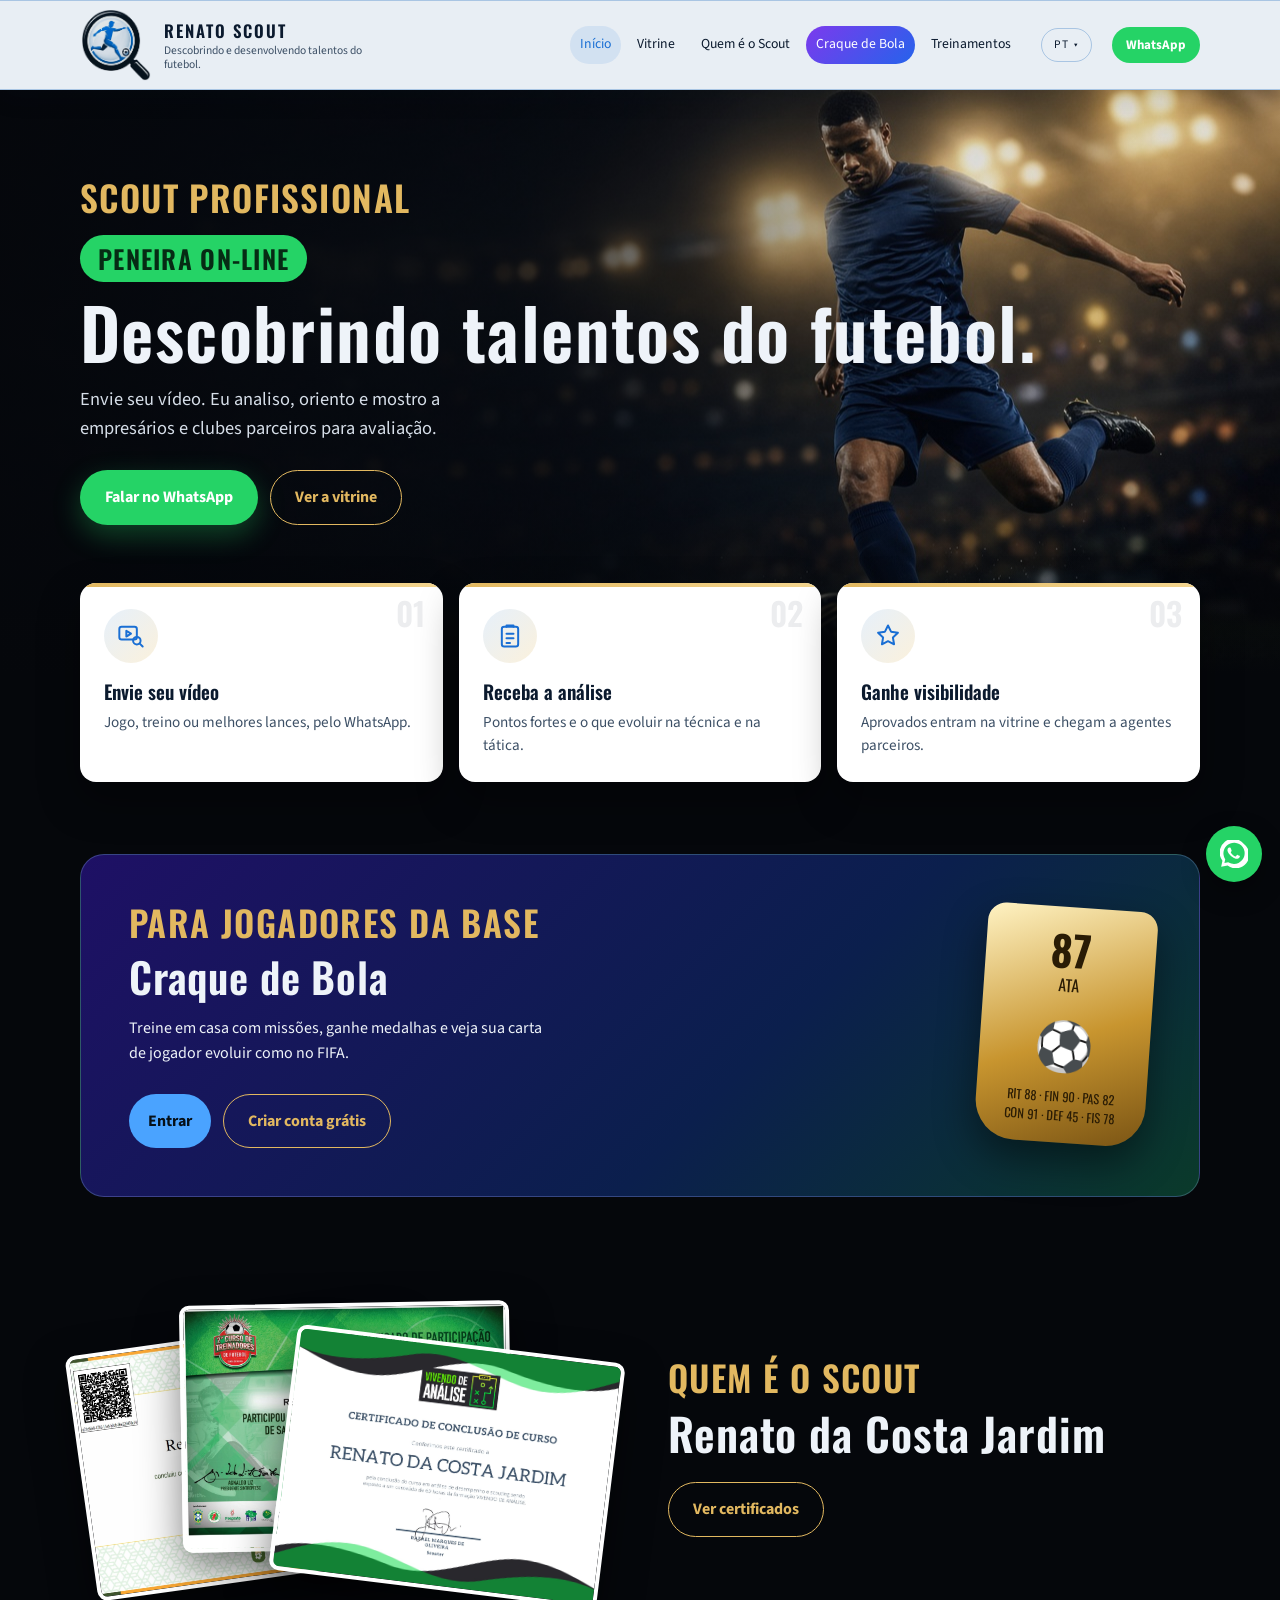
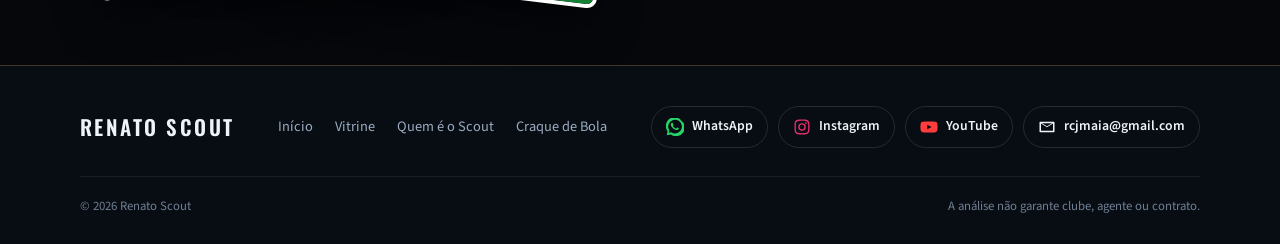
<file: index.html>
<!DOCTYPE html>
<html lang="pt">
<head>
  <meta charset="UTF-8">
  <meta name="viewport" content="width=device-width, initial-scale=1">
  <title>RENATO SCOUT — Descobrindo e desenvolvendo talentos do futebol</title>
  <meta name="description" content="Análise de vídeos de jogadores de qualquer idade, vitrine para parceiros, encaminhamento a agentes e conexão com clubes.">
  <link rel="preconnect" href="https://fonts.googleapis.com">
  <link rel="preconnect" href="https://fonts.gstatic.com" crossorigin>
  <link href="https://fonts.googleapis.com/css2?family=Oswald:wght@500;600&family=Source+Sans+3:wght@400;600;700&display=swap" rel="stylesheet">
  <link rel="stylesheet" href="css/style.css">
</head>
<body data-page="home">
  <div id="site-header"></div>

  <main>
    <section class="hero">
      <div class="wrap hero-content">
        <p class="hero-kicker" data-i18n="hero.kicker"></p>
        <p class="hero-badge" data-i18n="hero.badge"></p>
        <h1 data-i18n="hero.title"></h1>
        <p class="hero-lead" data-i18n="hero.lead"></p>
        <div class="hero-actions">
          <a class="btn btn-wa" data-wa target="_blank" rel="noopener" data-i18n="hero.ctaWa"></a>
          <a class="btn btn-outline-gold" href="vitrine.html" data-i18n="hero.ctaShowcase"></a>
        </div>
      </div>
    </section>

    <div class="wrap features">
      <article class="feature">
        <span class="feature-num">01</span>
        <span class="feature-icon"><svg viewBox="0 0 24 24" aria-hidden="true"><rect x="2" y="4" width="15" height="11" rx="2"/><path d="M8 7.5v5l4-2.5z"/><circle cx="17" cy="16" r="3.2"/><path d="m19.3 18.3 2.7 2.7"/></svg></span>
        <h3 data-i18n="hero.f1"></h3>
        <p data-i18n="hero.f1d"></p>
      </article>
      <article class="feature">
        <span class="feature-num">02</span>
        <span class="feature-icon"><svg viewBox="0 0 24 24" aria-hidden="true"><rect x="5" y="4" width="14" height="17" rx="2"/><path d="M9 4V3h6v1"/><path d="M9 10h6"/><path d="M9 14h6"/><path d="M9 18h3"/></svg></span>
        <h3 data-i18n="hero.f2"></h3>
        <p data-i18n="hero.f2d"></p>
      </article>
      <article class="feature">
        <span class="feature-num">03</span>
        <span class="feature-icon"><svg viewBox="0 0 24 24" aria-hidden="true"><path d="M12 3l2.6 5.3 5.9.9-4.3 4.1 1 5.8L12 16.4 6.8 19.1l1-5.8L3.5 9.2l5.9-.9z"/></svg></span>
        <h3 data-i18n="hero.f3"></h3>
        <p data-i18n="hero.f3d"></p>
      </article>
    </div>

    <div class="wrap">
      <div class="craque-call">
        <div>
          <p class="hero-kicker" data-i18n="craqueHome.kicker"></p>
          <h2 data-i18n="craqueHome.title"></h2>
          <p data-i18n="craqueHome.lead"></p>
          <div class="hero-actions">
            <a class="btn btn-primary" href="craque.html#login" data-i18n="craqueHome.login"></a>
            <a class="btn btn-outline-gold" href="craque.html#signup" data-i18n="craqueHome.signup"></a>
          </div>
        </div>
        <a class="craque-call-card" href="craque.html#signup" aria-hidden="true" tabindex="-1">
          <b>87</b><span>ATA</span><i>⚽</i>
          <small>RIT 88 · FIN 90 · PAS 82<br>CON 91 · DEF 45 · FIS 78</small>
        </a>
      </div>
    </div>

    <section class="about-home">
      <div class="wrap about-home-grid">
        <a class="cert-stack" href="sobre.html" aria-hidden="true" tabindex="-1">
          <img src="img/certificados/certificado%20renato%20scout%201.jpeg" alt="">
          <img src="img/certificados/certificado%20renato%20scout%204.jpeg" alt="">
          <img src="img/certificados/certificado%20renato%20scout%2011.jpeg" alt="">
        </a>
        <div>
          <p class="hero-kicker" data-i18n="home.aboutKicker"></p>
          <h2 data-i18n="home.aboutName"></h2>          <a class="btn btn-outline-gold" href="sobre.html" data-i18n="certs.cta"></a>
        </div>
      </div>
    </section>
  </main>

  <div id="site-footer"></div>
  <script src="js/config.js"></script>
  <script src="js/translations.js"></script>
  <script src="js/i18n.js"></script>
  <script src="js/layout.js"></script>
  <script src="js/main.js"></script>
</body>
</html>
</file>
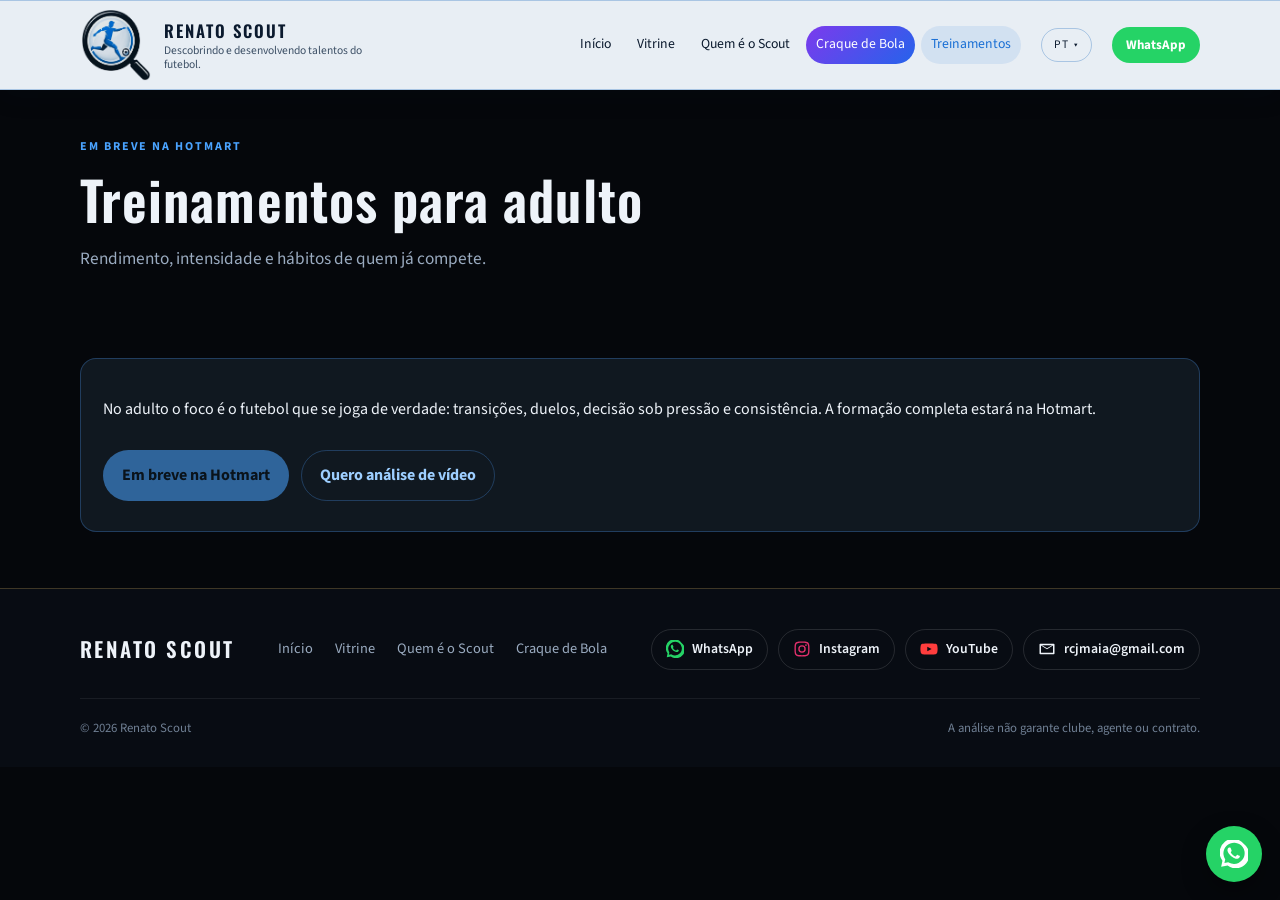
<file: adulto.html>
<!DOCTYPE html>
<html lang="pt">
<head>
  <meta charset="UTF-8">
  <meta name="viewport" content="width=device-width, initial-scale=1">
  <title>Treinamentos para adulto — RENATO SCOUT</title>
  <link rel="preconnect" href="https://fonts.googleapis.com">
  <link rel="preconnect" href="https://fonts.gstatic.com" crossorigin>
  <link href="https://fonts.googleapis.com/css2?family=Oswald:wght@500;600&family=Source+Sans+3:wght@400;600;700&display=swap" rel="stylesheet">
  <link rel="stylesheet" href="css/style.css">
</head>
<body data-page="adult" data-hotmart-product="adulto">
  <div id="site-header"></div>
  <main>
    <section class="page-hero">
      <div class="wrap">
        <p class="kicker" data-i18n="modules.soon"></p>
        <h1 class="page-title" data-i18n="pages.adultTitle"></h1>
        <p class="lead" data-i18n="pages.adultLead"></p>
      </div>
    </section>
    <section>
      <div class="wrap">
        <article class="card">
          <p data-i18n="pages.adultBody"></p>
          <div class="hero-actions">
            <a class="btn btn-primary" data-hotmart href="#"></a>
            <a class="btn btn-ghost" data-wa data-i18n="moduleCta.analysis"></a>
          </div>
        </article>
      </div>
    </section>
  </main>
  <div id="site-footer"></div>
  <script src="js/config.js"></script>
  <script src="js/translations.js"></script>
  <script src="js/i18n.js"></script>
  <script src="js/layout.js"></script>
  <script src="js/main.js"></script>
</body>
</html>
</file>
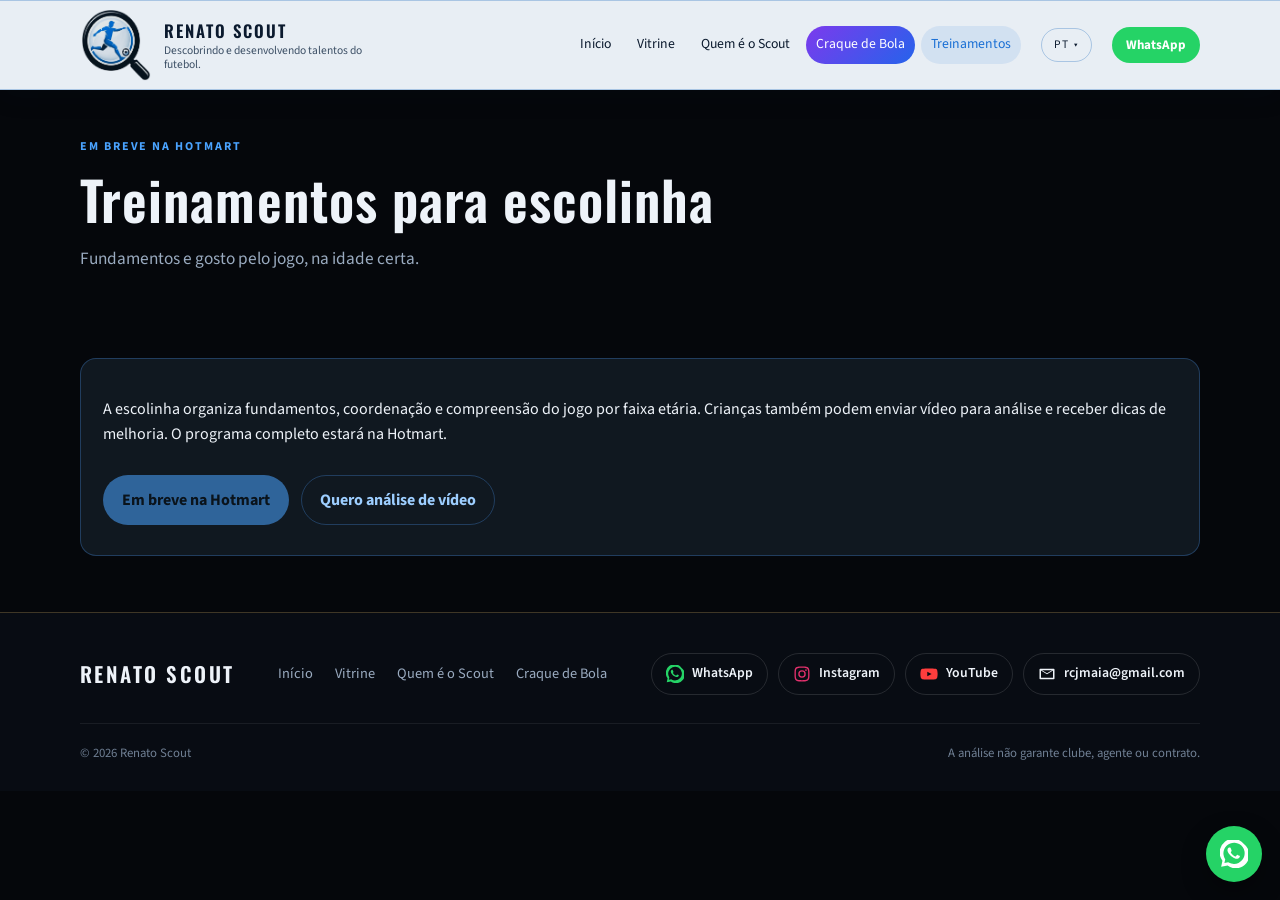
<file: escolinha.html>
<!DOCTYPE html>
<html lang="pt">
<head>
  <meta charset="UTF-8">
  <meta name="viewport" content="width=device-width, initial-scale=1">
  <title>Treinamentos para escolinha — RENATO SCOUT</title>
  <link rel="preconnect" href="https://fonts.googleapis.com">
  <link rel="preconnect" href="https://fonts.gstatic.com" crossorigin>
  <link href="https://fonts.googleapis.com/css2?family=Oswald:wght@500;600&family=Source+Sans+3:wght@400;600;700&display=swap" rel="stylesheet">
  <link rel="stylesheet" href="css/style.css">
</head>
<body data-page="school" data-hotmart-product="escolinha">
  <div id="site-header"></div>
  <main>
    <section class="page-hero">
      <div class="wrap">
        <p class="kicker" data-i18n="modules.soon"></p>
        <h1 class="page-title" data-i18n="pages.schoolTitle"></h1>
        <p class="lead" data-i18n="pages.schoolLead"></p>
      </div>
    </section>
    <section>
      <div class="wrap">
        <article class="card">
          <p data-i18n="pages.schoolBody"></p>
          <div class="hero-actions">
            <a class="btn btn-primary" data-hotmart href="#"></a>
            <a class="btn btn-ghost" data-wa data-i18n="moduleCta.analysis"></a>
          </div>
        </article>
      </div>
    </section>
  </main>
  <div id="site-footer"></div>
  <script src="js/config.js"></script>
  <script src="js/translations.js"></script>
  <script src="js/i18n.js"></script>
  <script src="js/layout.js"></script>
  <script src="js/main.js"></script>
</body>
</html>
</file>
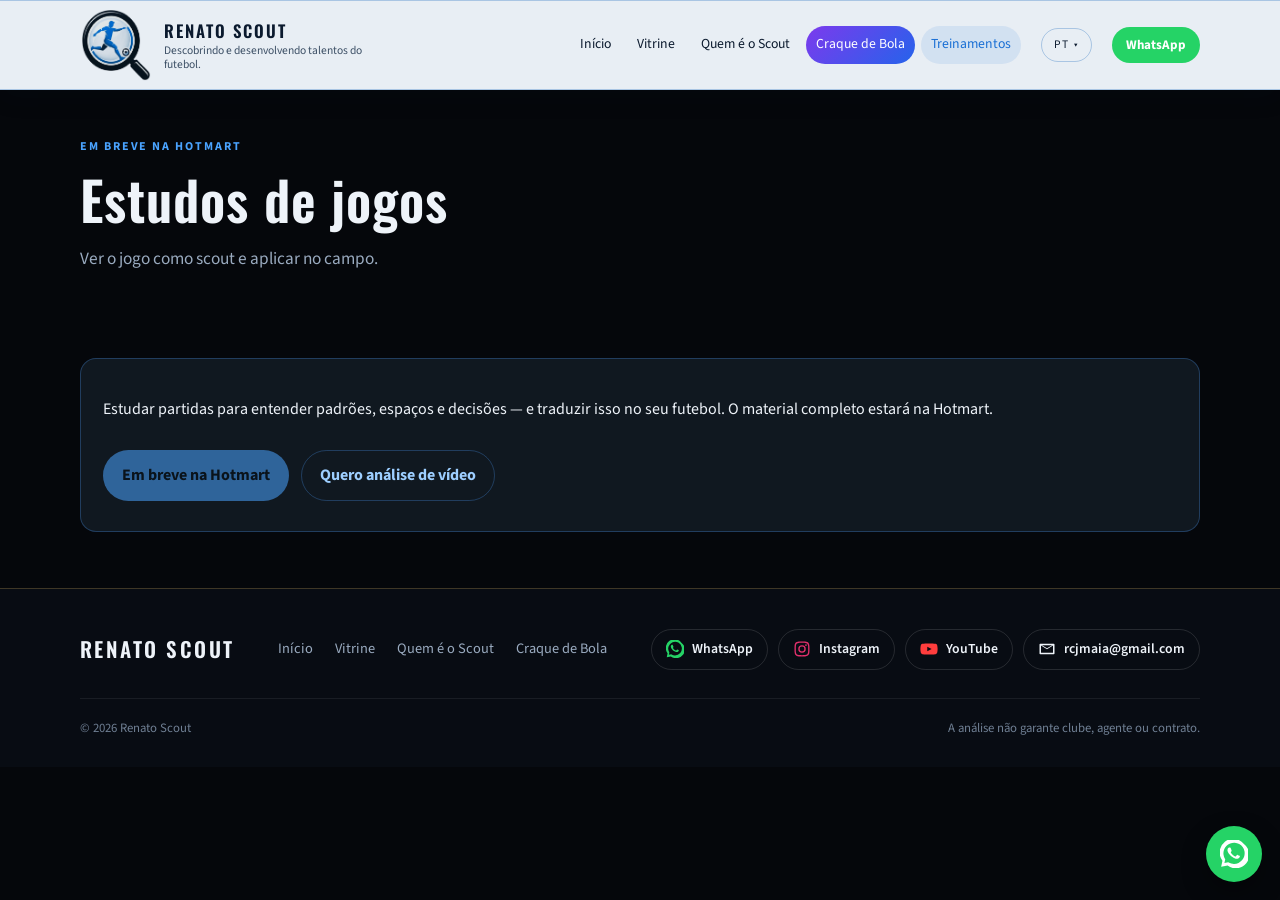
<file: estudos.html>
<!DOCTYPE html>
<html lang="pt">
<head>
  <meta charset="UTF-8">
  <meta name="viewport" content="width=device-width, initial-scale=1">
  <title>Estudos de jogos — RENATO SCOUT</title>
  <link rel="preconnect" href="https://fonts.googleapis.com">
  <link rel="preconnect" href="https://fonts.gstatic.com" crossorigin>
  <link href="https://fonts.googleapis.com/css2?family=Oswald:wght@500;600&family=Source+Sans+3:wght@400;600;700&display=swap" rel="stylesheet">
  <link rel="stylesheet" href="css/style.css">
</head>
<body data-page="studies" data-hotmart-product="estudos">
  <div id="site-header"></div>
  <main>
    <section class="page-hero">
      <div class="wrap">
        <p class="kicker" data-i18n="modules.soon"></p>
        <h1 class="page-title" data-i18n="pages.studiesTitle"></h1>
        <p class="lead" data-i18n="pages.studiesLead"></p>
      </div>
    </section>
    <section>
      <div class="wrap">
        <article class="card">
          <p data-i18n="pages.studiesBody"></p>
          <div class="hero-actions">
            <a class="btn btn-primary" data-hotmart href="#"></a>
            <a class="btn btn-ghost" data-wa data-i18n="moduleCta.analysis"></a>
          </div>
        </article>
      </div>
    </section>
  </main>
  <div id="site-footer"></div>
  <script src="js/config.js"></script>
  <script src="js/translations.js"></script>
  <script src="js/i18n.js"></script>
  <script src="js/layout.js"></script>
  <script src="js/main.js"></script>
</body>
</html>
</file>
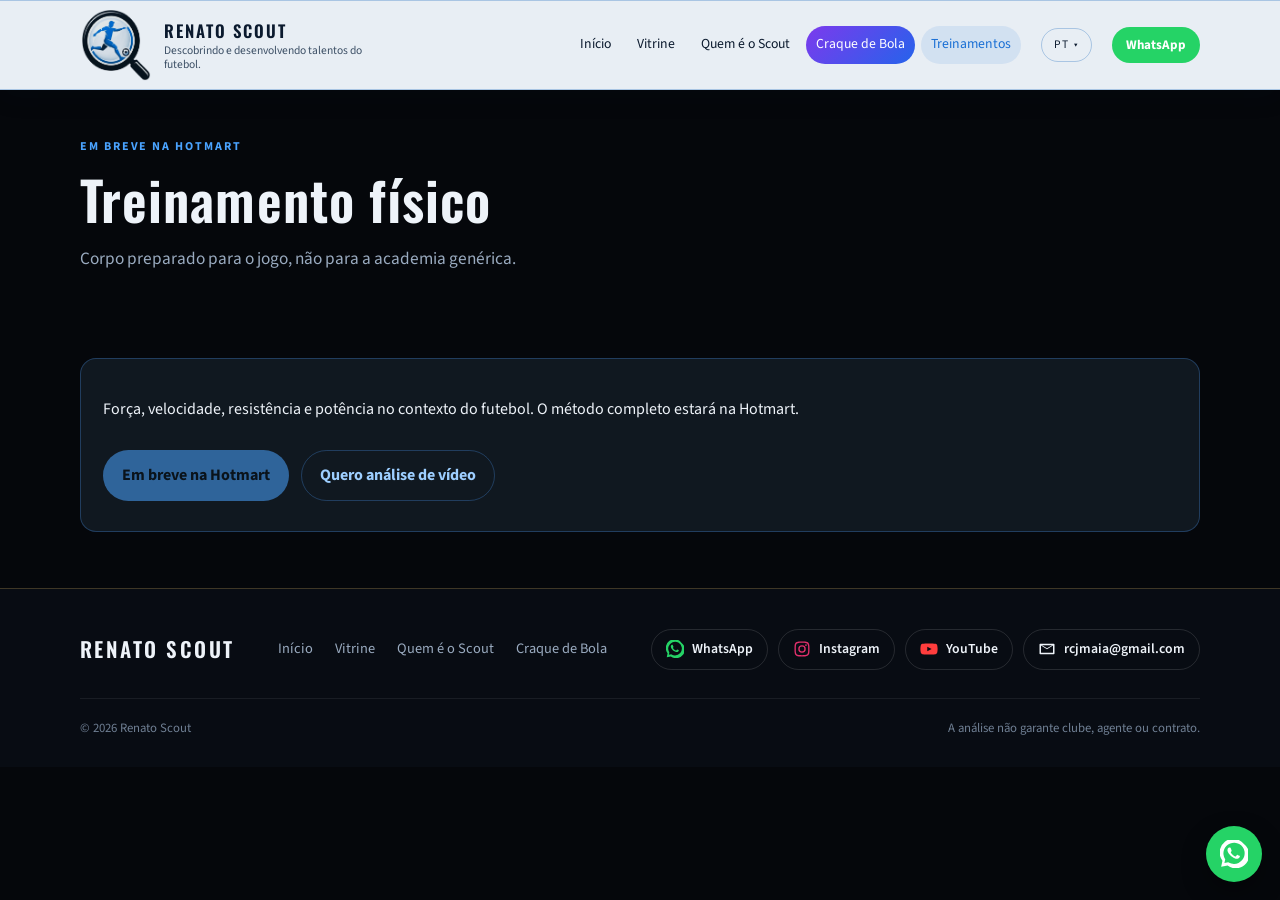
<file: fisico.html>
<!DOCTYPE html>
<html lang="pt">
<head>
  <meta charset="UTF-8">
  <meta name="viewport" content="width=device-width, initial-scale=1">
  <title>Treinamento físico — RENATO SCOUT</title>
  <link rel="preconnect" href="https://fonts.googleapis.com">
  <link rel="preconnect" href="https://fonts.gstatic.com" crossorigin>
  <link href="https://fonts.googleapis.com/css2?family=Oswald:wght@500;600&family=Source+Sans+3:wght@400;600;700&display=swap" rel="stylesheet">
  <link rel="stylesheet" href="css/style.css">
</head>
<body data-page="physical" data-hotmart-product="fisico">
  <div id="site-header"></div>
  <main>
    <section class="page-hero">
      <div class="wrap">
        <p class="kicker" data-i18n="modules.soon"></p>
        <h1 class="page-title" data-i18n="pages.physicalTitle"></h1>
        <p class="lead" data-i18n="pages.physicalLead"></p>
      </div>
    </section>
    <section>
      <div class="wrap">
        <article class="card">
          <p data-i18n="pages.physicalBody"></p>
          <div class="hero-actions">
            <a class="btn btn-primary" data-hotmart href="#"></a>
            <a class="btn btn-ghost" data-wa data-i18n="moduleCta.analysis"></a>
          </div>
        </article>
      </div>
    </section>
  </main>
  <div id="site-footer"></div>
  <script src="js/config.js"></script>
  <script src="js/translations.js"></script>
  <script src="js/i18n.js"></script>
  <script src="js/layout.js"></script>
  <script src="js/main.js"></script>
</body>
</html>
</file>
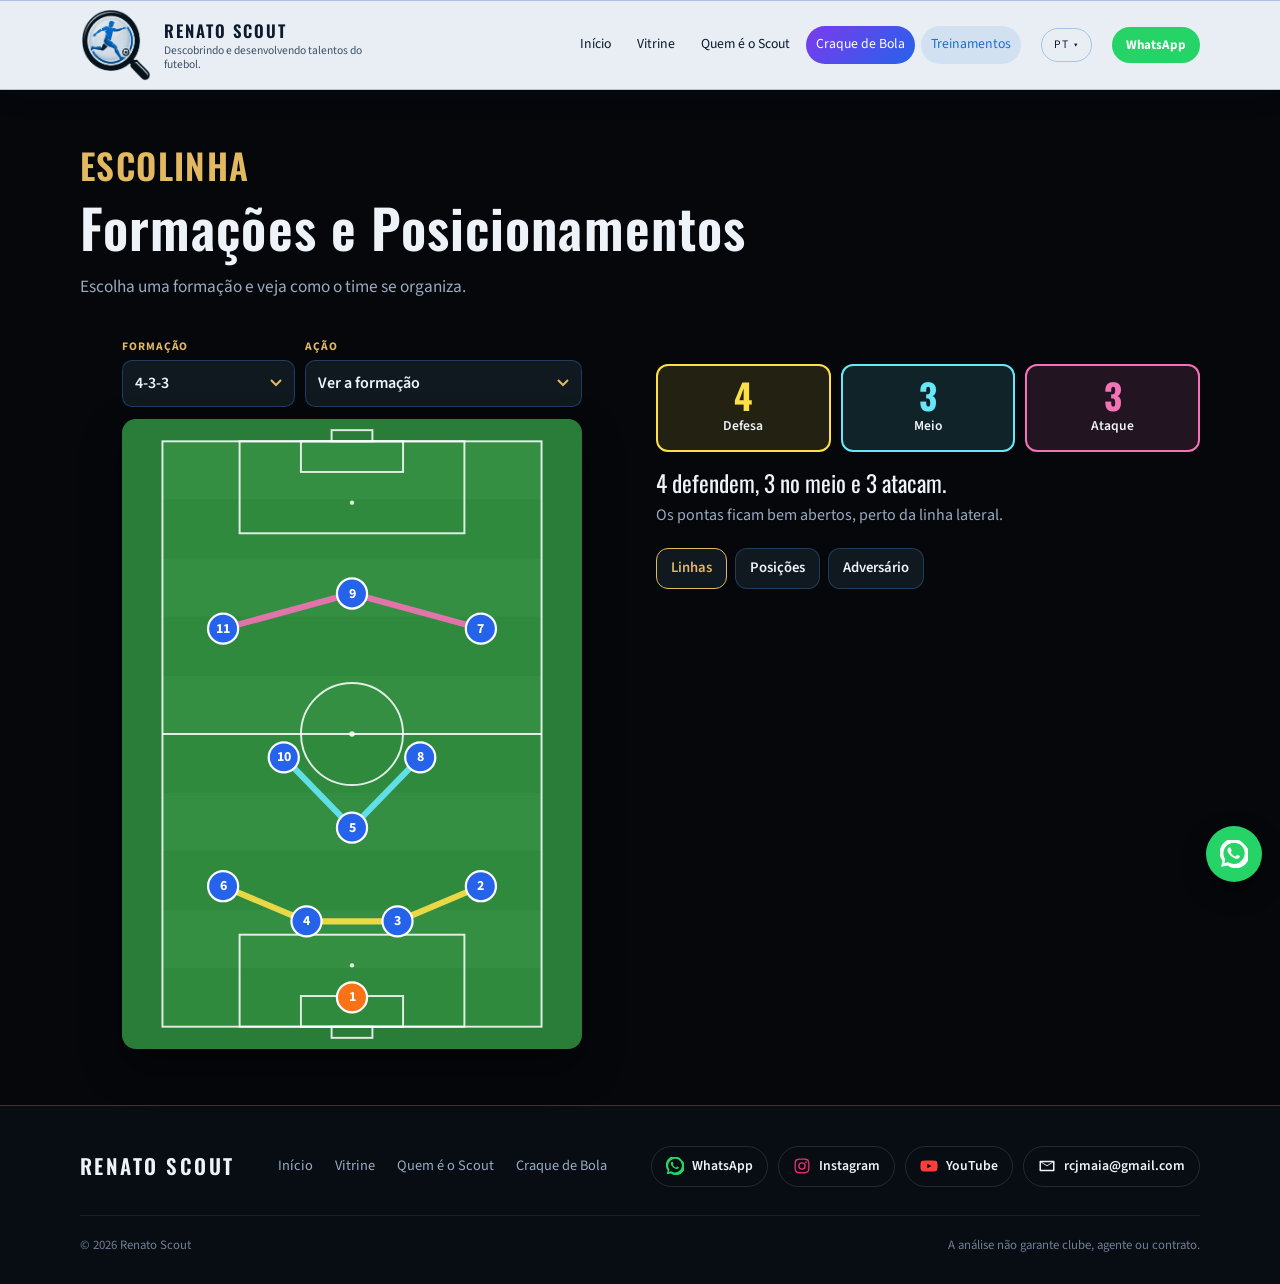
<file: formacoes.html>
﻿<!DOCTYPE html>
<html lang="pt">
<head>
  <meta charset="UTF-8">
  <meta name="viewport" content="width=device-width, initial-scale=1">
  <title>Formações e Posicionamentos — RENATO SCOUT</title>
  <link rel="preconnect" href="https://fonts.googleapis.com">
  <link rel="preconnect" href="https://fonts.gstatic.com" crossorigin>
  <link href="https://fonts.googleapis.com/css2?family=Oswald:wght@500;600&family=Source+Sans+3:wght@400;600;700&display=swap" rel="stylesheet">
  <link rel="stylesheet" href="css/style.css">
</head>
<body data-page="lab">
  <div id="site-header"></div>
  <main id="lab"></main>
  <div id="site-footer"></div>
  <script src="js/config.js"></script>
  <script src="js/translations.js"></script>
  <script src="js/i18n.js"></script>
  <script src="js/layout.js"></script>
  <script src="js/tatico-lab.js"></script>
  <script src="js/main.js"></script>
</body>
</html>
</file>
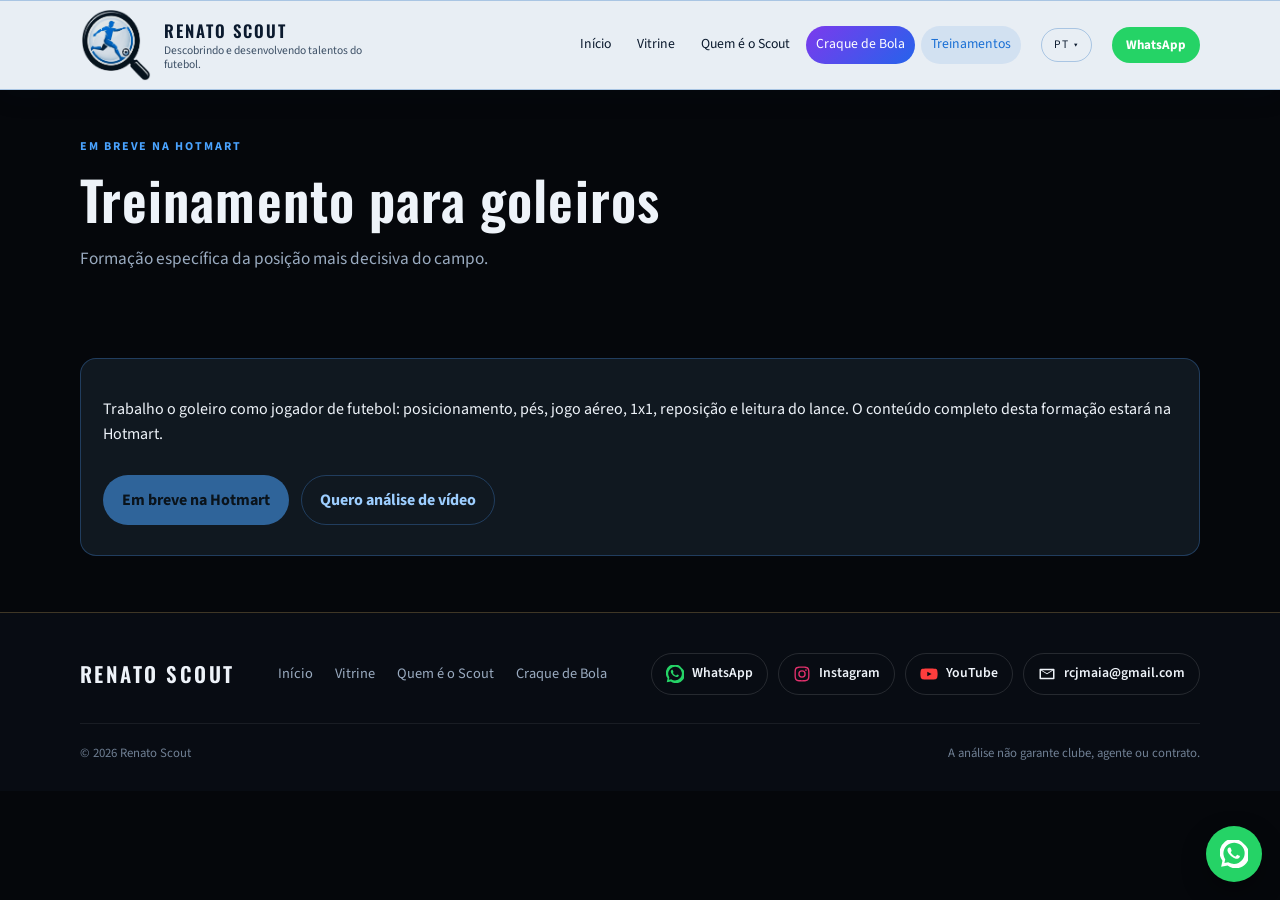
<file: goleiros.html>
<!DOCTYPE html>
<html lang="pt">
<head>
  <meta charset="UTF-8">
  <meta name="viewport" content="width=device-width, initial-scale=1">
  <title>Treinamento para goleiros — RENATO SCOUT</title>
  <link rel="preconnect" href="https://fonts.googleapis.com">
  <link rel="preconnect" href="https://fonts.gstatic.com" crossorigin>
  <link href="https://fonts.googleapis.com/css2?family=Oswald:wght@500;600&family=Source+Sans+3:wght@400;600;700&display=swap" rel="stylesheet">
  <link rel="stylesheet" href="css/style.css">
</head>
<body data-page="gk" data-hotmart-product="goleiros">
  <div id="site-header"></div>
  <main>
    <section class="page-hero">
      <div class="wrap">
        <p class="kicker" data-i18n="modules.soon"></p>
        <h1 class="page-title" data-i18n="pages.gkTitle"></h1>
        <p class="lead" data-i18n="pages.gkLead"></p>
      </div>
    </section>
    <section>
      <div class="wrap">
        <article class="card">
          <p data-i18n="pages.gkBody"></p>
          <div class="hero-actions">
            <a class="btn btn-primary" data-hotmart href="#"></a>
            <a class="btn btn-ghost" data-wa data-i18n="moduleCta.analysis"></a>
          </div>
        </article>
      </div>
    </section>
  </main>
  <div id="site-footer"></div>
  <script src="js/config.js"></script>
  <script src="js/translations.js"></script>
  <script src="js/i18n.js"></script>
  <script src="js/layout.js"></script>
  <script src="js/main.js"></script>
</body>
</html>
</file>
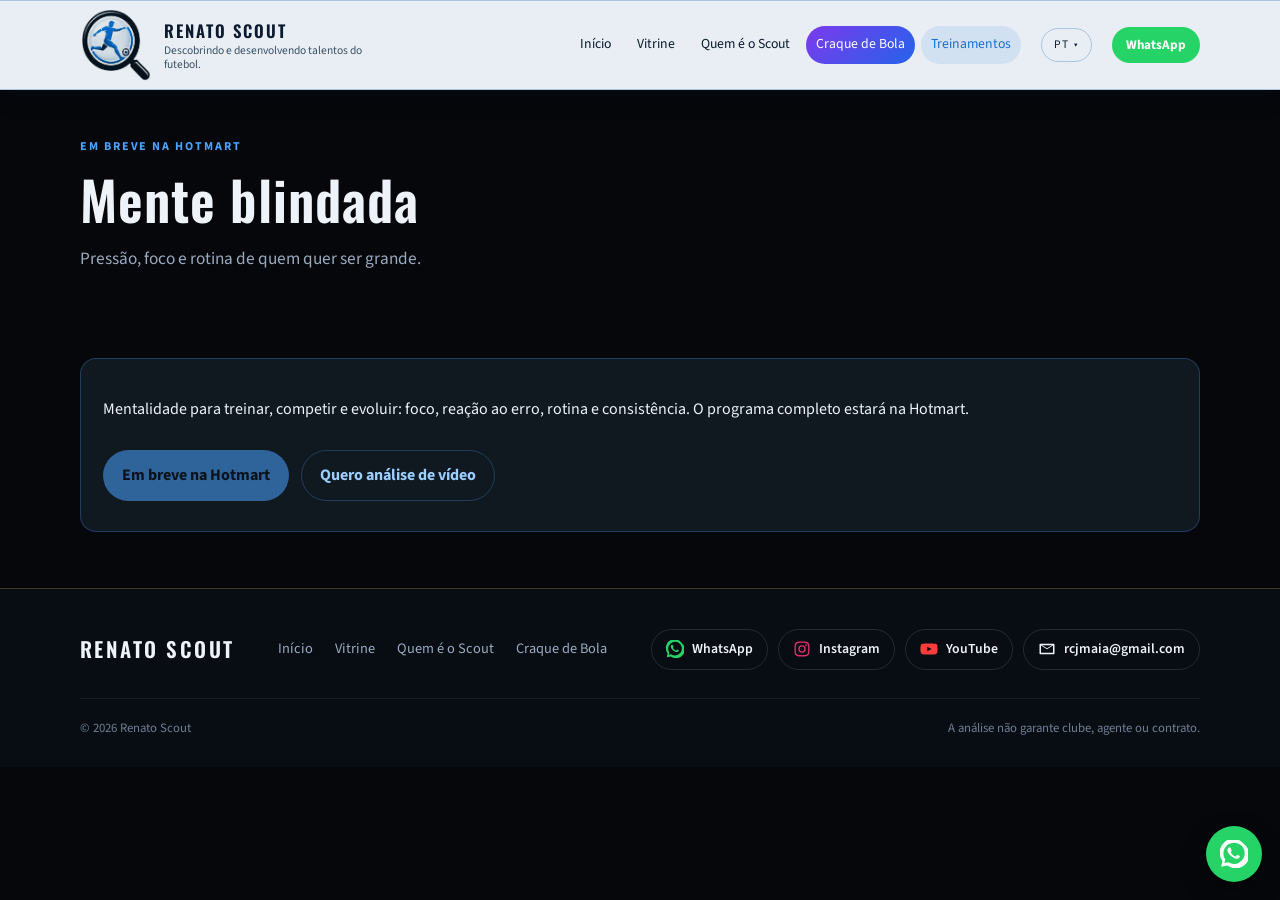
<file: mente.html>
<!DOCTYPE html>
<html lang="pt">
<head>
  <meta charset="UTF-8">
  <meta name="viewport" content="width=device-width, initial-scale=1">
  <title>Mente blindada — RENATO SCOUT</title>
  <link rel="preconnect" href="https://fonts.googleapis.com">
  <link rel="preconnect" href="https://fonts.gstatic.com" crossorigin>
  <link href="https://fonts.googleapis.com/css2?family=Oswald:wght@500;600&family=Source+Sans+3:wght@400;600;700&display=swap" rel="stylesheet">
  <link rel="stylesheet" href="css/style.css">
</head>
<body data-page="mind" data-hotmart-product="mente">
  <div id="site-header"></div>
  <main>
    <section class="page-hero">
      <div class="wrap">
        <p class="kicker" data-i18n="modules.soon"></p>
        <h1 class="page-title" data-i18n="pages.mindTitle"></h1>
        <p class="lead" data-i18n="pages.mindLead"></p>
      </div>
    </section>
    <section>
      <div class="wrap">
        <article class="card">
          <p data-i18n="pages.mindBody"></p>
          <div class="hero-actions">
            <a class="btn btn-primary" data-hotmart href="#"></a>
            <a class="btn btn-ghost" data-wa data-i18n="moduleCta.analysis"></a>
          </div>
        </article>
      </div>
    </section>
  </main>
  <div id="site-footer"></div>
  <script src="js/config.js"></script>
  <script src="js/translations.js"></script>
  <script src="js/i18n.js"></script>
  <script src="js/layout.js"></script>
  <script src="js/main.js"></script>
</body>
</html>
</file>
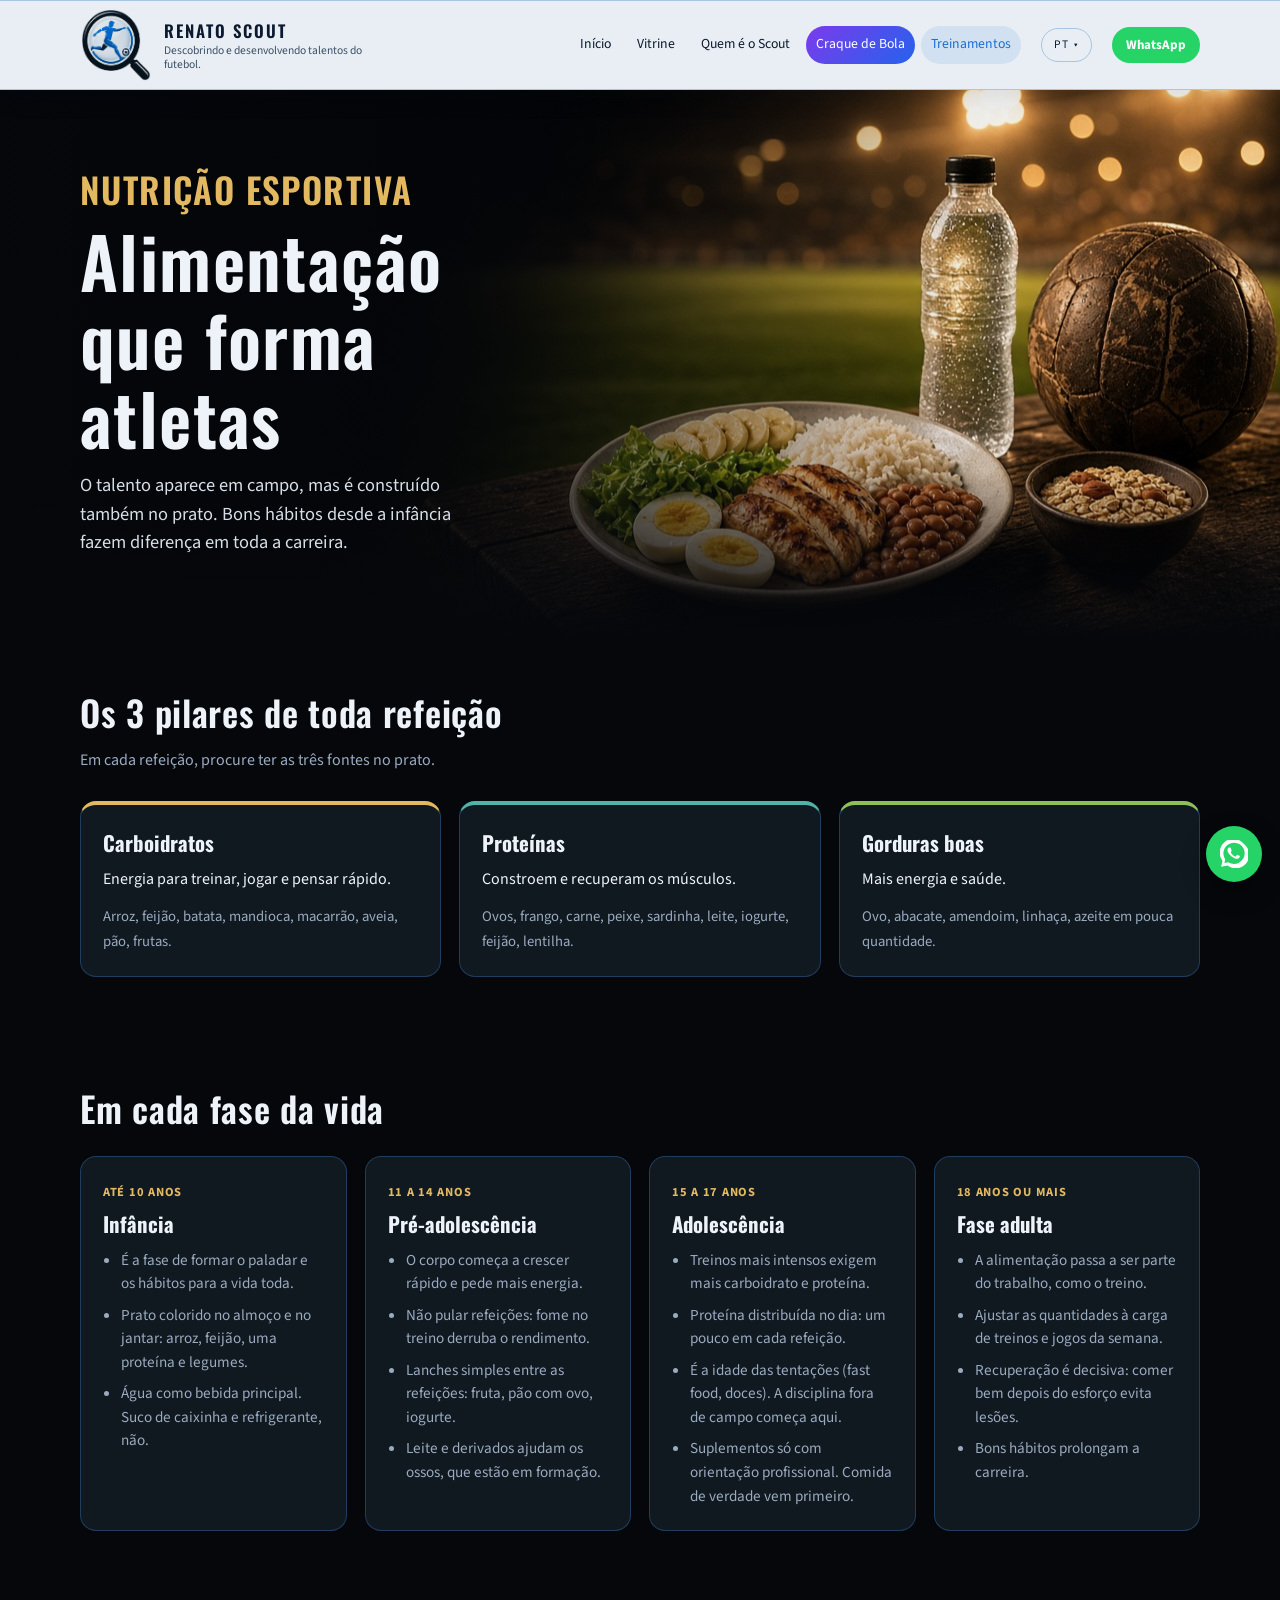
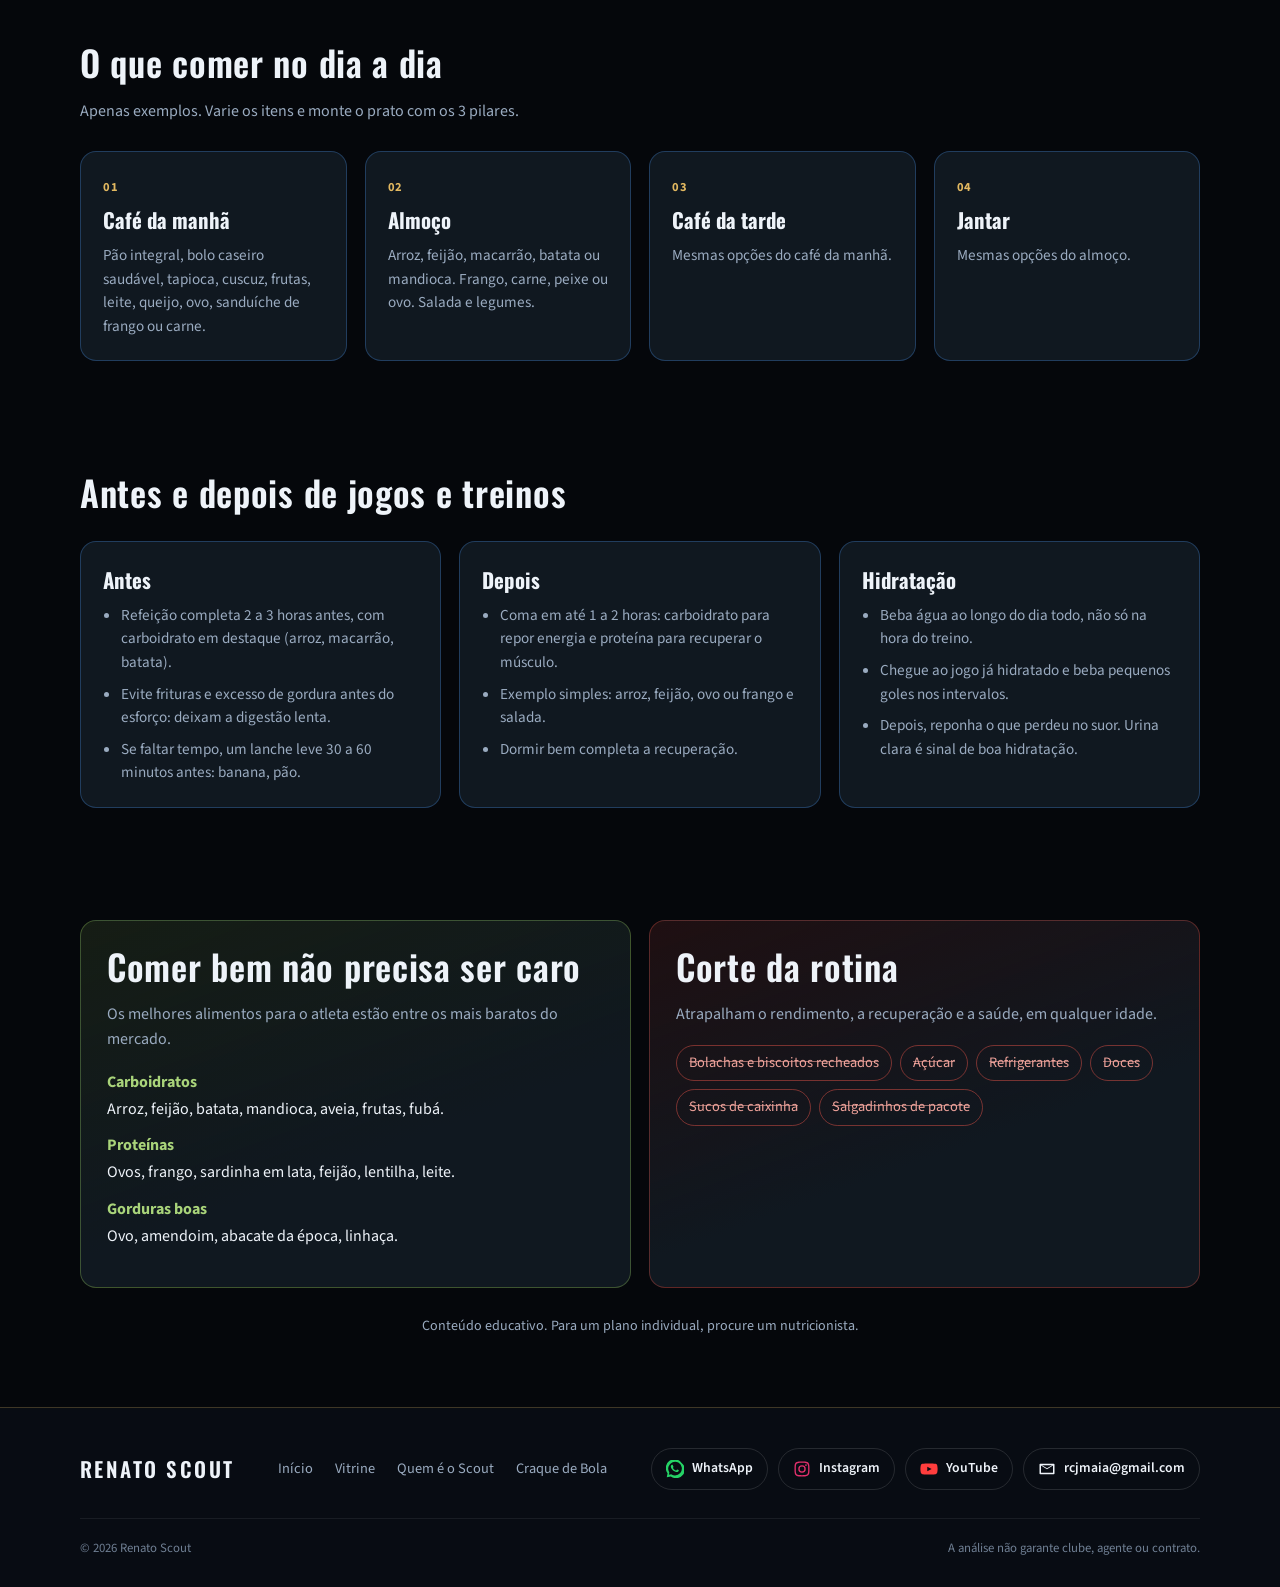
<file: nutricao.html>
<!DOCTYPE html>
<html lang="pt">
<head>
  <meta charset="UTF-8">
  <meta name="viewport" content="width=device-width, initial-scale=1">
  <title>Nutrição esportiva — RENATO SCOUT</title>
  <link rel="preconnect" href="https://fonts.googleapis.com">
  <link rel="preconnect" href="https://fonts.gstatic.com" crossorigin>
  <link href="https://fonts.googleapis.com/css2?family=Oswald:wght@500;600&family=Source+Sans+3:wght@400;600;700&display=swap" rel="stylesheet">
  <link rel="stylesheet" href="css/style.css">
</head>
<body data-page="nutrition">
  <div id="site-header"></div>
  <main id="nutrition"></main>
  <div id="site-footer"></div>
  <script src="js/config.js"></script>
  <script src="js/translations.js"></script>
  <script src="js/i18n.js"></script>
  <script src="js/layout.js"></script>
  <script src="js/nutricao.js"></script>
  <script src="js/main.js"></script>
</body>
</html>
</file>
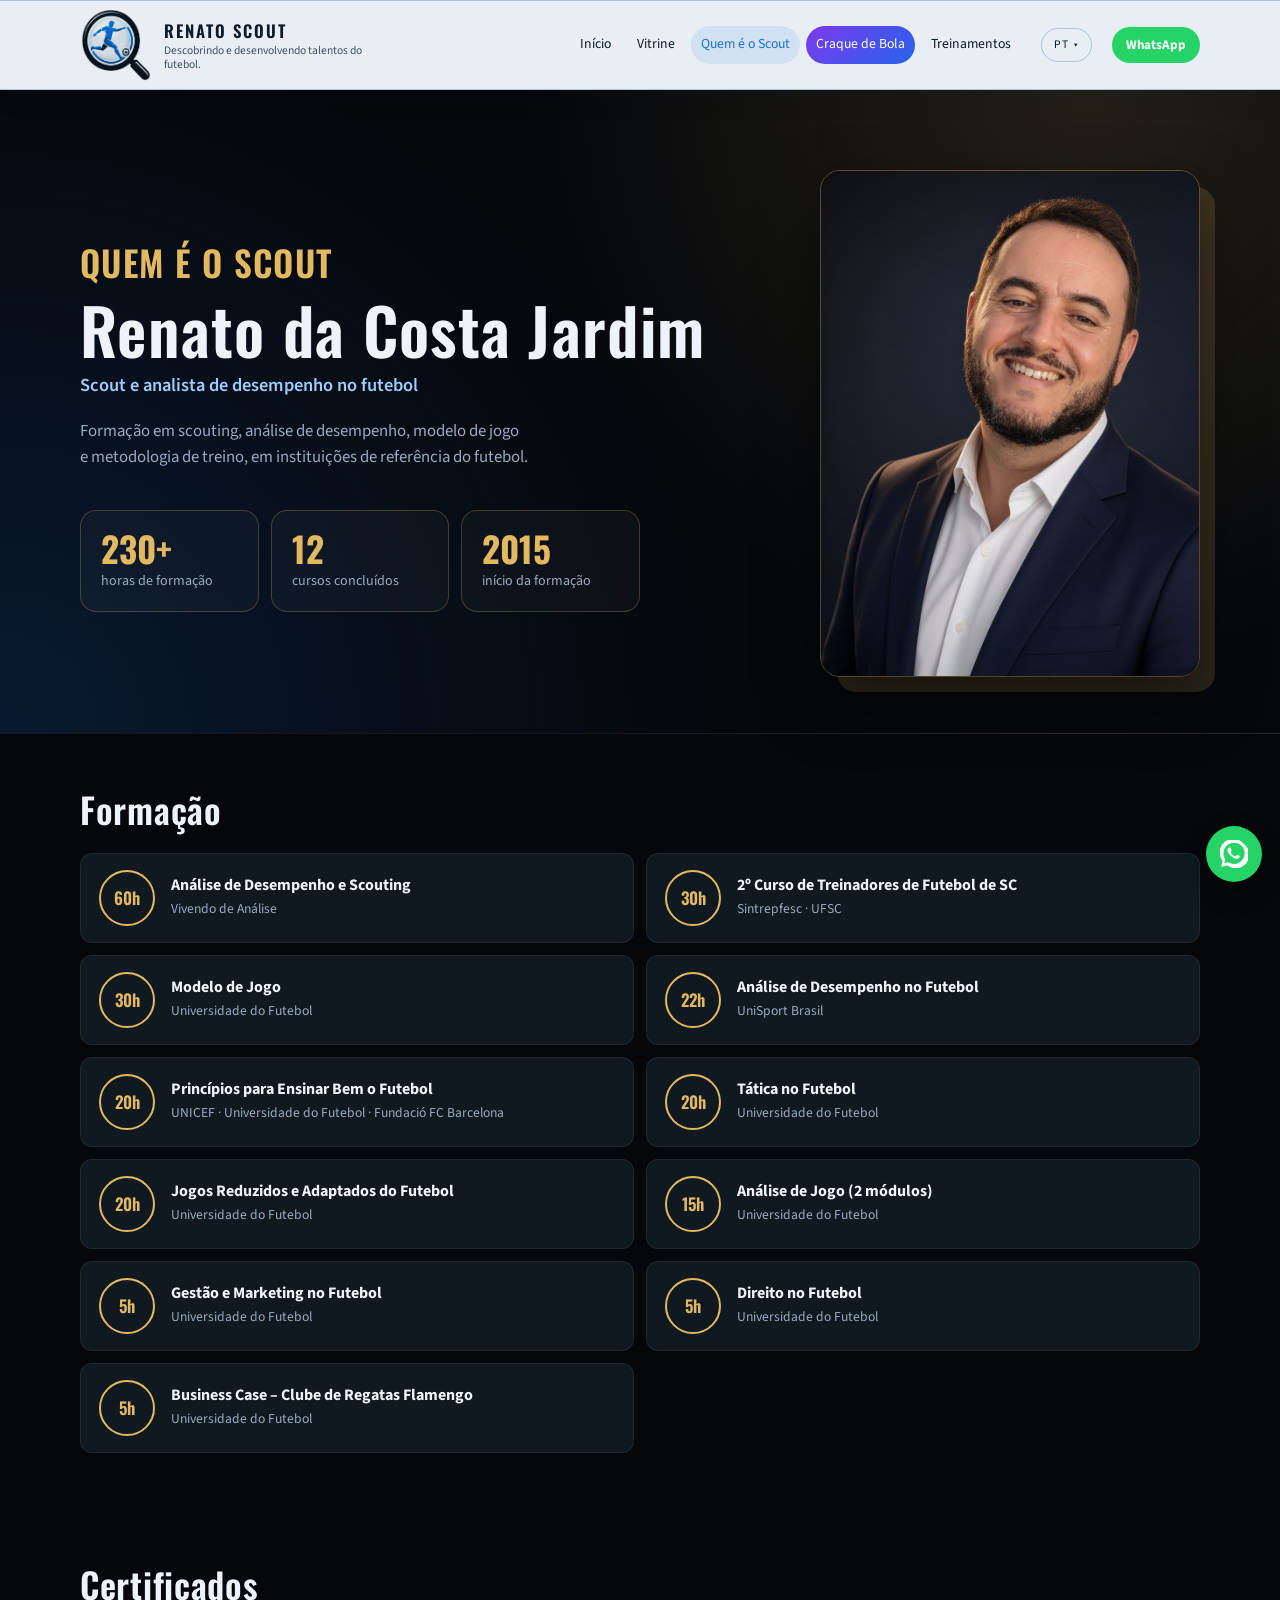
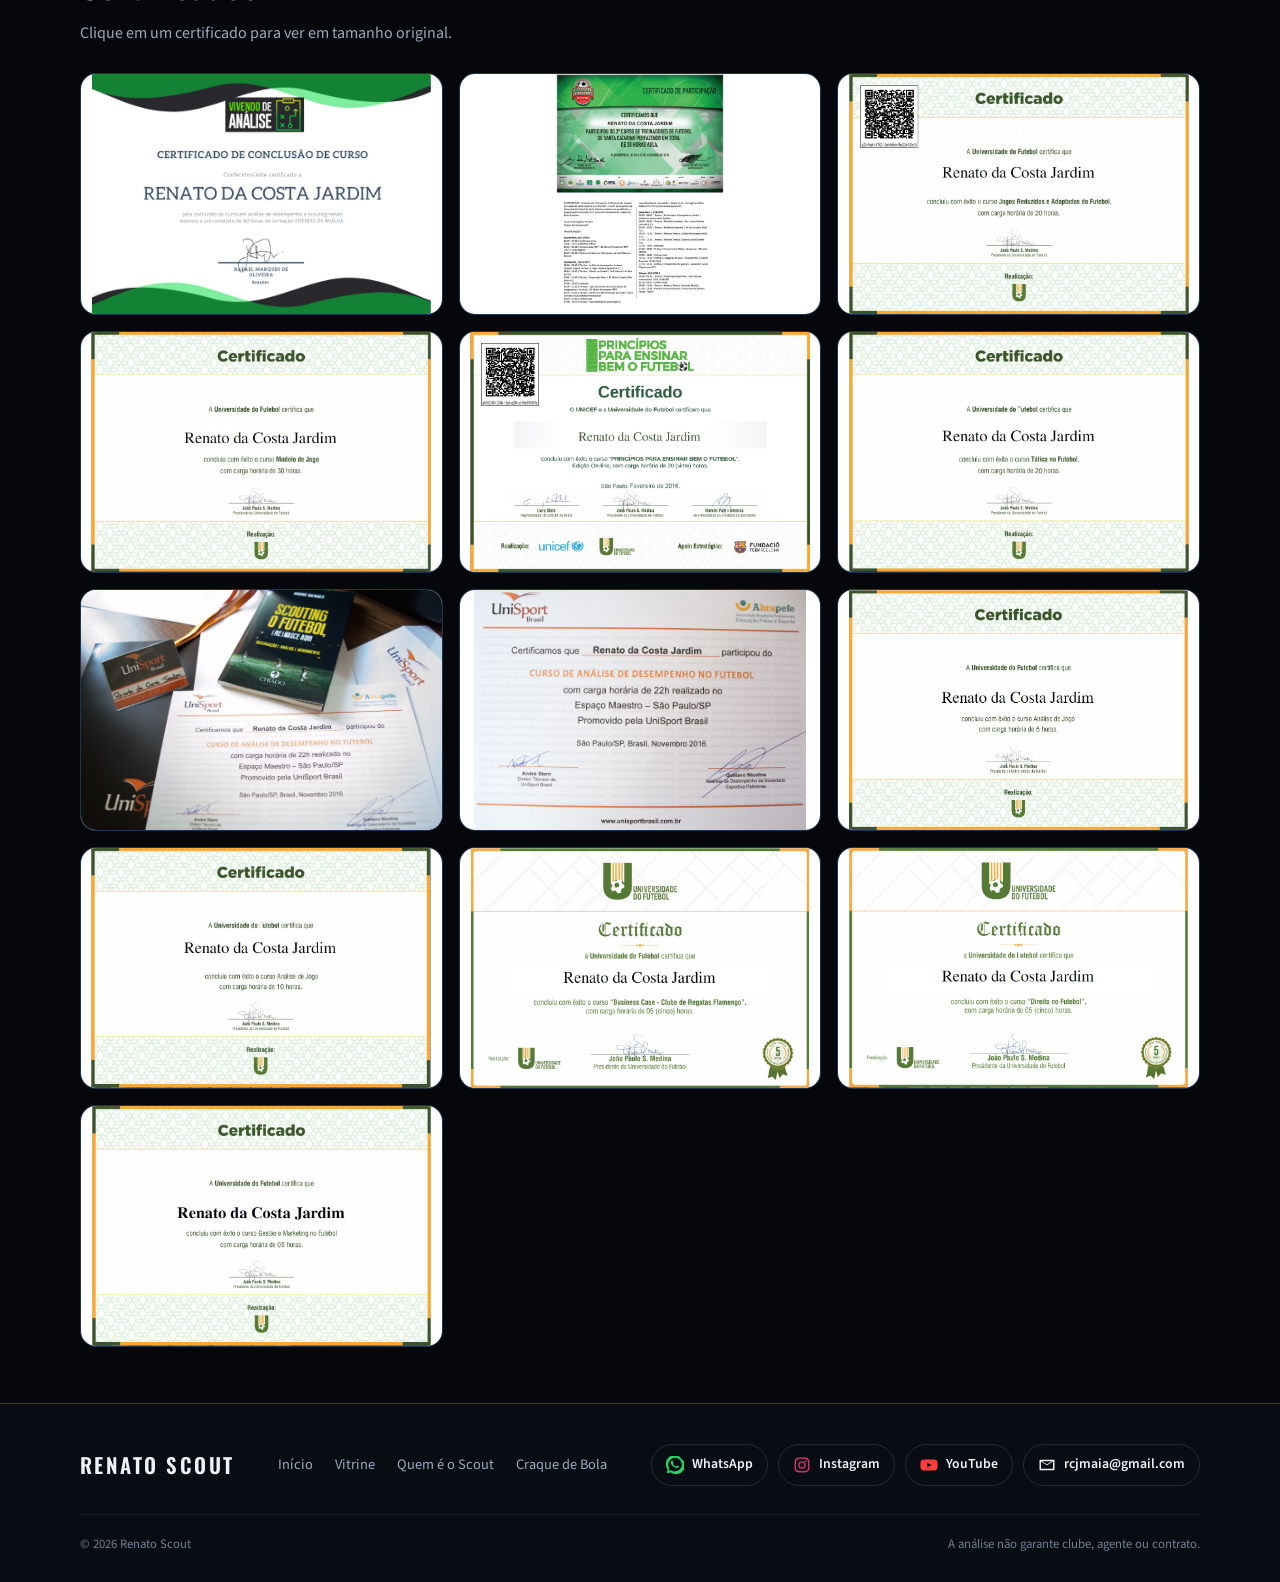
<file: sobre.html>
<!DOCTYPE html>
<html lang="pt">
<head>
  <meta charset="UTF-8">
  <meta name="viewport" content="width=device-width, initial-scale=1">
  <title>Quem é o Scout Renato — RENATO SCOUT</title>
  <link rel="preconnect" href="https://fonts.googleapis.com">
  <link rel="preconnect" href="https://fonts.gstatic.com" crossorigin>
  <link href="https://fonts.googleapis.com/css2?family=Oswald:wght@500;600&family=Source+Sans+3:wght@400;600;700&display=swap" rel="stylesheet">
  <link rel="stylesheet" href="css/style.css">
</head>
<body data-page="about">
  <div id="site-header"></div>
  <main>
    <section class="about-hero">
      <div class="wrap about-hero-grid">
        <div>
          <p class="hero-kicker" data-i18n="aboutPage.kicker"></p>
          <h1 data-i18n="aboutPage.title"></h1>
          <p class="about-role" data-i18n="aboutPage.role"></p>
          <p class="about-intro" data-i18n="aboutPage.intro"></p>
          <ul class="stats">
            <li><strong>230+</strong><span data-i18n="aboutPage.statHours"></span></li>
            <li><strong>12</strong><span data-i18n="aboutPage.statCourses"></span></li>
            <li><strong>2015</strong><span data-i18n="aboutPage.statSince"></span></li>
          </ul>
        </div>
        <img class="about-photo" src="img/sobre/renato.jpg" alt="Renato da Costa Jardim">
      </div>
    </section>

    <section>
      <div class="wrap">
        <h2 data-i18n="aboutPage.coursesTitle"></h2>
        <ul class="courses" id="course-list"></ul>
      </div>
    </section>

    <section>
      <div class="wrap">
        <div class="section-head">
          <h2 data-i18n="aboutPage.certsTitle"></h2>
          <p class="muted" data-i18n="aboutPage.certsHint"></p>
        </div>
        <div class="certs certs-full" id="cert-grid"></div>
      </div>
    </section>
  </main>
  <div id="site-footer"></div>
  <script src="js/config.js"></script>
  <script src="js/translations.js"></script>
  <script src="js/i18n.js"></script>
  <script src="js/layout.js"></script>
  <script src="js/sobre.js"></script>
  <script src="js/main.js"></script>
</body>
</html>
</file>
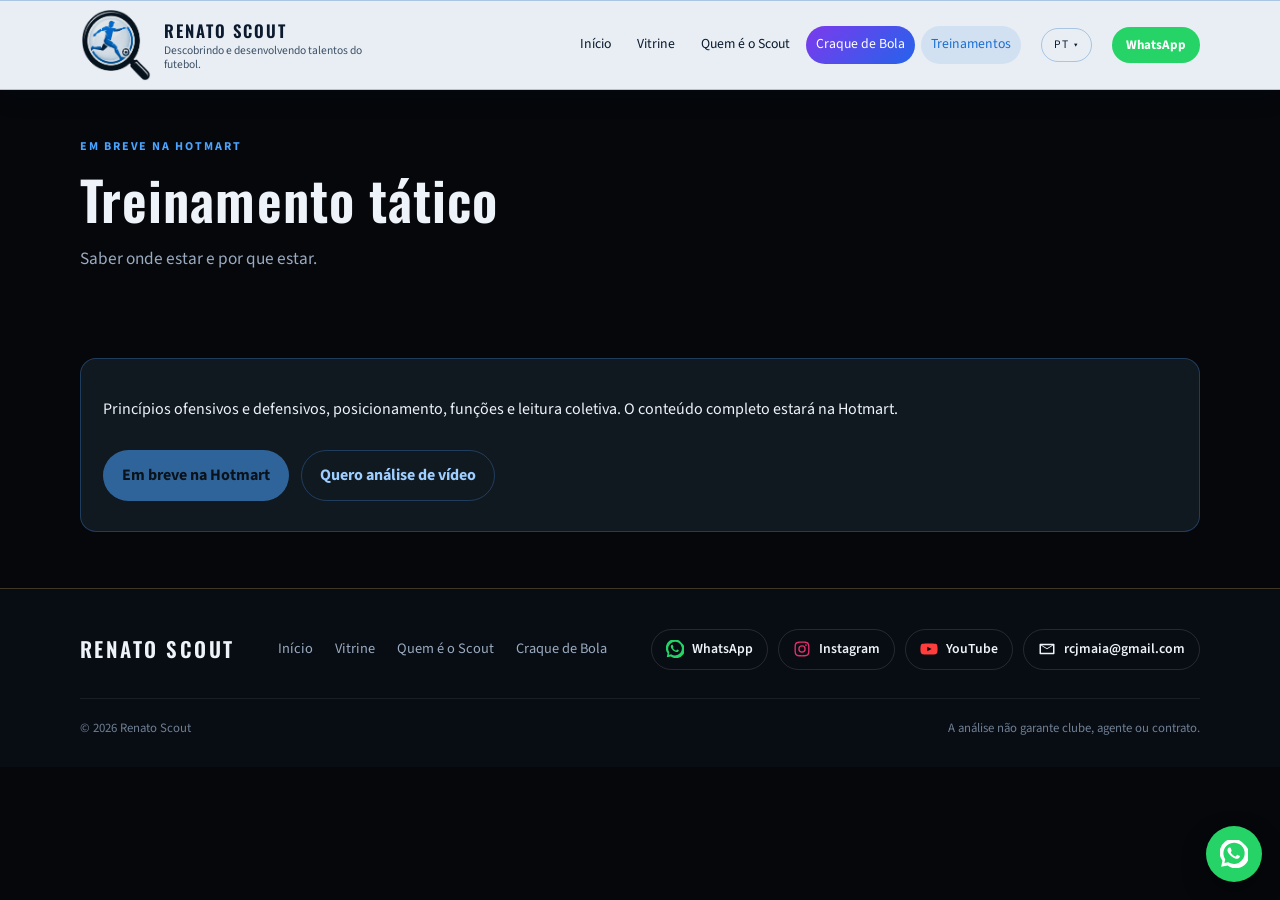
<file: tatico.html>
<!DOCTYPE html>
<html lang="pt">
<head>
  <meta charset="UTF-8">
  <meta name="viewport" content="width=device-width, initial-scale=1">
  <title>Treinamento tático — RENATO SCOUT</title>
  <link rel="preconnect" href="https://fonts.googleapis.com">
  <link rel="preconnect" href="https://fonts.gstatic.com" crossorigin>
  <link href="https://fonts.googleapis.com/css2?family=Oswald:wght@500;600&family=Source+Sans+3:wght@400;600;700&display=swap" rel="stylesheet">
  <link rel="stylesheet" href="css/style.css">
</head>
<body data-page="tactical" data-hotmart-product="tatico">
  <div id="site-header"></div>
  <main>
    <section class="page-hero">
      <div class="wrap">
        <p class="kicker" data-i18n="modules.soon"></p>
        <h1 class="page-title" data-i18n="pages.tacticalTitle"></h1>
        <p class="lead" data-i18n="pages.tacticalLead"></p>
      </div>
    </section>
    <section>
      <div class="wrap">
        <article class="card">
          <p data-i18n="pages.tacticalBody"></p>
          <div class="hero-actions">
            <a class="btn btn-primary" data-hotmart href="#"></a>
            <a class="btn btn-ghost" data-wa data-i18n="moduleCta.analysis"></a>
          </div>
        </article>
      </div>
    </section>
  </main>
  <div id="site-footer"></div>
  <script src="js/config.js"></script>
  <script src="js/translations.js"></script>
  <script src="js/i18n.js"></script>
  <script src="js/layout.js"></script>
  <script src="js/main.js"></script>
</body>
</html>
</file>
<file: css/style.css>
:root {
  --bg: #05070b;
  --bg-2: #0a1018;
  --panel: #101820;
  --line: rgba(77, 159, 255, 0.28);
  --gold: #4aa3ff;
  --gold-2: #9dceff;
  --text: #eef3f9;
  --muted: #9aabc0;
  --green: #1d6fd8;
  --danger-soft: #121820;
  --ink: #061018;
  --radius: 16px;
  --max: 1120px;
  --header-h: 88px;
  --header-bg: #e8eef4;
  --header-ink: #0b1a2e;
  --header-muted: #3d5066;
  --header-line: rgba(37, 110, 190, 0.32);
  --header-blue: #1a6fd4;
  --wa: #25d366;
  --hero-gold: #e2b860;
}

*,
*::before,
*::after {
  box-sizing: border-box;
}

html {
  scroll-behavior: smooth;
}

body {
  margin: 0;
  font-family: "Source Sans 3", "Segoe UI", sans-serif;
  background: var(--bg);
  color: var(--text);
  line-height: 1.55;
  min-height: 100vh;
}

img {
  max-width: 100%;
  display: block;
}

a {
  color: inherit;
  text-decoration: none;
}

.wrap {
  width: min(100% - 32px, var(--max));
  margin-inline: auto;
}

/* Header — fundo claro para contrastar com a lupa escura da logo */
.site-header {
  position: sticky;
  top: 0;
  z-index: 40;
  background: var(--header-bg);
  border-bottom: 1px solid var(--header-line);
  border-top: 1px solid var(--header-line);
  box-shadow: 0 8px 24px rgba(11, 26, 46, 0.08);
}

.header-inner {
  display: flex;
  align-items: center;
  gap: 20px;
  min-height: var(--header-h);
  padding-block: 6px;
}

.brand {
  display: flex;
  align-items: center;
  gap: 12px;
  flex-shrink: 0;
  color: var(--header-ink);
}

.brand-mark {
  width: 72px;
  height: 72px;
  display: grid;
  place-items: center;
  flex-shrink: 0;
  background: transparent;
  overflow: visible;
  border-radius: 0;
}

.brand-mark img {
  width: 72px;
  height: 72px;
  object-fit: contain;
  object-position: center;
  border-radius: 0;
  background: transparent;
  mix-blend-mode: multiply;
}

.brand-mark .initials {
  font-family: Oswald, Impact, sans-serif;
  font-size: 0.85rem;
  letter-spacing: 0.04em;
  color: var(--header-blue);
}

.brand-text strong {
  display: block;
  font-family: Oswald, Impact, sans-serif;
  font-weight: 600;
  letter-spacing: 0.12em;
  font-size: 1.05rem;
  color: var(--header-ink);
}

.brand-text span {
  display: block;
  font-size: 0.72rem;
  color: var(--header-muted);
  max-width: 220px;
  line-height: 1.25;
}

.nav {
  display: flex;
  align-items: center;
  gap: 6px;
  margin-left: auto;
  flex: 1 1 0;
  min-width: 0;
  flex-wrap: wrap;
  justify-content: flex-end;
}

.header-cta {
  flex-shrink: 0;
}

.nav a {
  font-size: 0.86rem;
  padding: 8px 10px;
  border-radius: 999px;
  color: var(--header-ink);
}

.nav a:hover,
.nav a.is-active {
  color: var(--header-blue);
  background: rgba(26, 111, 212, 0.1);
}

.nav-drop {
  position: relative;
}

.nav-drop > button {
  font: inherit;
  font-size: 0.86rem;
  color: var(--header-ink);
  background: none;
  border: 0;
  padding: 8px 10px;
  border-radius: 999px;
  cursor: pointer;
}

.nav-drop > button:hover,
.nav-drop.is-open > button,
.nav-drop.has-active > button {
  color: var(--header-blue);
  background: rgba(26, 111, 212, 0.1);
}

.nav-drop-menu {
  display: none;
  position: absolute;
  right: 0;
  top: calc(100% + 6px);
  min-width: 220px;
  background: #f4f7fa;
  border: 1px solid var(--header-line);
  border-radius: 12px;
  padding: 8px;
  box-shadow: 0 16px 40px rgba(11, 26, 46, 0.12);
}

.nav-drop.is-open .nav-drop-menu {
  display: grid;
}

.nav-drop-menu a {
  border-radius: 8px;
  color: var(--header-ink);
}

.nav-drop-menu a.nav-sub {
  margin-left: 12px;
  padding-left: 14px;
  font-size: 0.8rem;
  border-left: 2px solid var(--header-line);
  border-radius: 0 8px 8px 0;
}

.lang-switch {
  position: relative;
  flex-shrink: 0;
}

.lang-switch button {
  font: inherit;
  font-size: 0.72rem;
  letter-spacing: 0.06em;
  background: none;
  border: 0;
  color: var(--header-ink);
  cursor: pointer;
}

.lang-current {
  display: inline-flex;
  align-items: center;
  gap: 6px;
  padding: 7px 12px;
  border: 1px solid var(--header-line) !important;
  border-radius: 999px;
  font-weight: 700;
}

.lang-current:hover,
.lang-switch.is-open .lang-current {
  color: var(--header-blue);
  background: rgba(26, 111, 212, 0.1);
}

.lang-menu {
  display: none;
  position: absolute;
  right: 0;
  top: calc(100% + 6px);
  z-index: 50;
  min-width: 150px;
  padding: 6px;
  background: #f4f7fa;
  border: 1px solid var(--header-line);
  border-radius: 12px;
  box-shadow: 0 16px 40px rgba(11, 26, 46, 0.12);
}

.lang-switch.is-open .lang-menu {
  display: grid;
  gap: 2px;
}

.lang-menu button {
  text-align: left;
  padding: 8px 10px;
  border-radius: 8px;
  white-space: nowrap;
}

.lang-menu button:hover {
  background: rgba(26, 111, 212, 0.1);
}

.lang-menu button.is-active {
  background: var(--header-blue);
  color: #fff;
  font-weight: 700;
}

.menu-toggle {
  display: none;
  margin-left: auto;
  background: none;
  border: 1px solid var(--header-line);
  color: var(--header-ink);
  border-radius: 10px;
  padding: 8px 10px;
  cursor: pointer;
}

.header-cta {
  display: inline-flex;
  align-items: center;
  background: var(--wa);
  color: white;
  font-weight: 700;
  font-size: 0.82rem;
  padding: 8px 14px;
  border-radius: 999px;
  white-space: nowrap;
}

.header-cta:hover {
  filter: brightness(1.06);
}

/* Hero */
.hero {
  position: relative;
  min-height: 560px;
  display: flex;
  align-items: center;
  padding: 80px 0 140px;
  background:
    linear-gradient(90deg, rgba(5, 7, 11, 0.92) 0%, rgba(5, 7, 11, 0.6) 45%, rgba(5, 7, 11, 0.1) 75%),
    linear-gradient(0deg, var(--bg) 0%, transparent 30%),
    url("../img/hero/hero-bg.jpg") center right / cover no-repeat;
}

.hero-content {
  position: relative;
}

.hero-kicker {
  font-family: Oswald, Impact, sans-serif;
  font-weight: 600;
  text-transform: uppercase;
  letter-spacing: 0.04em;
  font-size: clamp(1.4rem, 3vw, 2.2rem);
  color: var(--hero-gold);
  margin: 0 0 4px;
}

.hero-badge {
  display: inline-block;
  font-family: Oswald, Impact, sans-serif;
  font-weight: 600;
  text-transform: uppercase;
  letter-spacing: 0.05em;
  font-size: clamp(1.1rem, 2.4vw, 1.6rem);
  color: #062b14;
  background: #25d366;
  border-radius: 999px;
  padding: 4px 18px;
  margin: 6px 0 10px;
}

.hero h1 {
  font-size: clamp(2.6rem, 6vw, 4.4rem);
  margin: 0 0 14px;
}

.hero-lead {
  font-size: 1.15rem;
  color: #d6dee8;
  margin: 0;
  max-width: 44ch;
}

.btn.btn-wa {
  background: var(--wa);
  color: #fff;
  padding: 14px 24px;
  box-shadow: 0 10px 28px rgba(37, 211, 102, 0.3);
}

.btn.btn-outline-gold {
  border-color: var(--hero-gold, #e2b860);
  color: var(--hero-gold, #e2b860);
  padding: 14px 24px;
}

.btn-wa:hover,
.btn-outline-gold:hover {
  filter: brightness(1.1);
}

.features {
  position: relative;
  z-index: 2;
  display: grid;
  grid-template-columns: repeat(3, 1fr);
  gap: 16px;
  margin-top: -90px;
}

.feature {
  position: relative;
  overflow: hidden;
  background: #fff;
  color: var(--header-ink);
  border-radius: var(--radius);
  padding: 26px 24px 24px;
  box-shadow: 0 18px 40px rgba(0, 0, 0, 0.4);
  transition: transform 0.25s ease, box-shadow 0.25s ease;
}

.feature::before {
  content: "";
  position: absolute;
  inset: 0 0 auto;
  height: 4px;
  background: linear-gradient(90deg, var(--hero-gold), #f3d58f);
}

.feature:hover {
  transform: translateY(-6px);
  box-shadow: 0 26px 50px rgba(0, 0, 0, 0.5);
}

.feature-num {
  position: absolute;
  top: 14px;
  right: 18px;
  font-family: Oswald, Impact, sans-serif;
  font-weight: 600;
  font-size: 2rem;
  line-height: 1;
  color: rgba(11, 26, 46, 0.08);
}

.feature-icon {
  display: grid;
  place-items: center;
  width: 54px;
  height: 54px;
  border-radius: 50%;
  margin-bottom: 14px;
  background: linear-gradient(135deg, #e6f0fb, #fbf1dc);
}

.feature svg {
  width: 28px;
  height: 28px;
  fill: none;
  stroke: var(--header-blue);
  stroke-width: 1.7;
  stroke-linecap: round;
  stroke-linejoin: round;
}

.feature h3 {
  font-family: Oswald, sans-serif;
  font-weight: 600;
  font-size: 1.2rem;
  margin: 0 0 4px;
}

.feature p {
  margin: 0;
  color: var(--header-muted);
  font-size: 0.95rem;
}

.about-home {
  padding: 96px 0 72px;
}

.craque-call {
  display: grid;
  grid-template-columns: 1fr auto;
  gap: 40px;
  align-items: center;
  margin-top: 72px;
  padding: 40px 48px;
  border-radius: 24px;
  background: linear-gradient(135deg, #1e1065 0%, #0b1f4d 60%, #0a3a2a 100%);
  border: 1px solid rgba(157, 206, 255, 0.25);
}

.craque-call h2 {
  font-size: clamp(1.8rem, 3.5vw, 2.6rem);
  margin: 0 0 12px;
}

.craque-call p {
  max-width: 52ch;
}

.craque-call-card {
  display: grid;
  justify-items: center;
  gap: 2px;
  width: 170px;
  padding: 22px 14px 18px;
  border-radius: 18px 18px 40px 40px;
  background: linear-gradient(160deg, #fff3c4, #c8952f 55%, #7a5414);
  color: #2a1c05;
  font-family: Oswald, sans-serif;
  text-align: center;
  transform: rotate(4deg);
  box-shadow: 0 18px 40px rgba(0, 0, 0, 0.45);
  transition: transform 0.2s ease;
}

.craque-call-card:hover {
  transform: rotate(0deg) scale(1.04);
}

.craque-call-card b {
  font-size: 2.6rem;
  line-height: 1;
}

.craque-call-card i {
  font-style: normal;
  font-size: 3rem;
  margin: 6px 0;
}

.craque-call-card small {
  font-size: 0.78rem;
  line-height: 1.5;
}

.nav a.nav-craque {
  color: #fff;
  background: linear-gradient(135deg, #7c3aed, #2563eb);
}

.nav a.nav-craque:hover,
.nav a.nav-craque.is-active {
  color: #fff;
  background: linear-gradient(135deg, #6d28d9, #1d4ed8);
}

@media (max-width: 760px) {
  .craque-call {
    grid-template-columns: 1fr;
    padding: 28px 22px;
    margin-top: 48px;
  }

  .craque-call-card {
    display: none;
  }
}

.about-home-grid {
  display: grid;
  grid-template-columns: 1fr 1fr;
  gap: 56px;
  align-items: center;
}

.about-home h2 {
  font-size: clamp(2rem, 4vw, 2.8rem);
  margin: 0 0 24px;
}

.cert-stack {
  position: relative;
  display: block;
  height: 300px;
}

.cert-stack img {
  position: absolute;
  width: 62%;
  aspect-ratio: 4 / 3;
  object-fit: cover;
  object-position: top;
  border-radius: 10px;
  border: 4px solid #fff;
  box-shadow: 0 18px 40px rgba(0, 0, 0, 0.5);
  transition: transform 0.25s ease;
}

.cert-stack img:nth-child(1) {
  left: 0;
  top: 40px;
  transform: rotate(-8deg);
}

.cert-stack img:nth-child(2) {
  left: 19%;
  top: 10px;
  transform: rotate(-1deg);
  z-index: 1;
}

.cert-stack img:nth-child(3) {
  right: 0;
  top: 50px;
  transform: rotate(7deg);
  z-index: 2;
}

.cert-stack:hover img:nth-child(1) {
  transform: rotate(-11deg) translateX(-8px);
}

.cert-stack:hover img:nth-child(3) {
  transform: rotate(10deg) translateX(8px);
}

.kicker {
  color: var(--gold);
  letter-spacing: 0.16em;
  text-transform: uppercase;
  font-size: 0.75rem;
  font-weight: 700;
  margin: 0 0 12px;
}

h1,
h2,
.page-title {
  font-family: Oswald, Impact, sans-serif;
  font-weight: 600;
  letter-spacing: 0.02em;
  line-height: 1.12;
  margin: 0 0 16px;
}

h1 {
  font-size: clamp(2rem, 4.4vw, 3.35rem);
}

h2 {
  font-size: clamp(1.6rem, 3vw, 2.2rem);
}

.lead {
  color: var(--muted);
  font-size: 1.08rem;
  max-width: 58ch;
}

.hero-actions {
  display: flex;
  flex-wrap: wrap;
  gap: 12px;
  margin: 28px 0 8px;
}

.btn {
  display: inline-flex;
  align-items: center;
  justify-content: center;
  gap: 8px;
  padding: 12px 18px;
  border-radius: 999px;
  font-weight: 700;
  border: 1px solid transparent;
  cursor: pointer;
}

.btn-primary {
  background: var(--gold);
  color: var(--ink);
}

.btn-ghost {
  border-color: var(--line);
  color: var(--gold-2);
  background: transparent;
}

.btn[aria-disabled="true"],
.btn.is-disabled {
  opacity: 0.55;
  pointer-events: none;
}

.points {
  list-style: none;
  padding: 0;
  margin: 28px 0 0;
  display: grid;
  gap: 10px;
}

.points li {
  display: flex;
  gap: 10px;
  align-items: flex-start;
  color: var(--text);
}

.points li::before {
  content: "";
  width: 8px;
  height: 8px;
  margin-top: 8px;
  border-radius: 50%;
  background: var(--gold);
  flex-shrink: 0;
}

/* Sections */
section {
  padding: 56px 0;
}

.section-head {
  margin-bottom: 28px;
}

.muted {
  color: var(--muted);
}

.steps {
  display: grid;
  grid-template-columns: repeat(3, 1fr);
  gap: 18px;
}

.card,
.step,
.mod,
.cert {
  background: var(--panel);
  border: 1px solid var(--line);
  border-radius: var(--radius);
  padding: 22px;
}

.step strong {
  display: block;
  font-family: Oswald, sans-serif;
  font-size: 1.7rem;
  color: var(--gold);
  margin-bottom: 8px;
}

.grid-mods {
  display: grid;
  grid-template-columns: repeat(4, 1fr);
  gap: 16px;
}

.mod h3 {
  font-family: Oswald, sans-serif;
  margin: 0 0 8px;
  font-size: 1.2rem;
}

.mod p {
  color: var(--muted);
  margin: 0 0 16px;
  font-size: 0.95rem;
}

.certs {
  display: grid;
  grid-template-columns: repeat(4, 1fr);
  gap: 16px;
}

.cert {
  min-height: 180px;
  padding: 0;
  overflow: hidden;
  display: grid;
  place-items: center;
  position: relative;
  background: #070b12;
}

.cert img {
  width: 100%;
  height: 180px;
  object-fit: cover;
}

.cert .fallback {
  position: absolute;
  inset: 0;
  display: grid;
  place-items: center;
  color: var(--muted);
  font-size: 0.9rem;
  padding: 16px;
  text-align: center;
}

.certs-full {
  grid-template-columns: repeat(3, 1fr);
}

.certs-full .cert img {
  height: 240px;
  object-fit: contain;
  background: #fff;
  transition: transform 0.2s ease;
}

.cert-link:hover img {
  transform: scale(1.03);
}

.about-teaser {
  display: flex;
  align-items: center;
  justify-content: space-between;
  gap: 20px;
  flex-wrap: wrap;
  padding: 28px;
  border: 1px solid var(--line);
  border-radius: var(--radius);
  background: linear-gradient(90deg, rgba(77, 159, 255, 0.1), transparent);
  color: inherit;
  text-decoration: none;
}

.about-teaser h2 {
  margin-top: 0;
}

.about-teaser:hover .btn {
  border-color: var(--gold-2);
}

.page-hero {
  padding: 48px 0 12px;
}

.about-hero {
  padding: 80px 0 56px;
  background:
    radial-gradient(circle at 85% 0%, rgba(226, 184, 96, 0.14), transparent 45%),
    radial-gradient(circle at 0% 100%, rgba(29, 111, 216, 0.18), transparent 50%);
  border-bottom: 1px solid rgba(255, 255, 255, 0.06);
}

.about-hero-grid {
  display: grid;
  grid-template-columns: 1.4fr 1fr;
  gap: 48px;
  align-items: center;
}

.about-photo {
  width: 100%;
  max-width: 380px;
  justify-self: end;
  aspect-ratio: 3 / 4;
  object-fit: cover;
  border-radius: 20px;
  border: 1px solid rgba(226, 184, 96, 0.35);
  box-shadow: 0 24px 60px rgba(0, 0, 0, 0.5), 16px 16px 0 -1px rgba(226, 184, 96, 0.18);
}

.about-hero h1 {
  font-size: clamp(2.4rem, 5.5vw, 4rem);
  margin: 0 0 6px;
}

.about-role {
  font-size: 1.15rem;
  font-weight: 600;
  color: var(--gold-2);
  margin: 0 0 18px;
}

.about-intro {
  color: var(--muted);
  font-size: 1.05rem;
  max-width: 56ch;
  margin: 0;
}

.stats {
  list-style: none;
  padding: 0;
  margin: 40px 0 0;
  display: grid;
  grid-template-columns: repeat(3, 1fr);
  gap: 12px;
  max-width: 560px;
}

.stats li {
  padding: 18px 20px;
  border-radius: var(--radius);
  background: rgba(255, 255, 255, 0.03);
  border: 1px solid rgba(226, 184, 96, 0.25);
}

.stats strong {
  display: block;
  font-family: Oswald, Impact, sans-serif;
  font-size: 2.2rem;
  line-height: 1.1;
  color: var(--hero-gold);
}

.stats span {
  font-size: 0.88rem;
  color: var(--muted);
}

.courses {
  list-style: none;
  padding: 0;
  margin: 24px 0 0;
  display: grid;
  grid-template-columns: repeat(2, 1fr);
  gap: 12px;
}

.course {
  display: flex;
  align-items: center;
  gap: 16px;
  padding: 16px 18px;
  background: var(--panel);
  border: 1px solid rgba(255, 255, 255, 0.07);
  border-radius: 12px;
}

.course-hours {
  flex-shrink: 0;
  width: 56px;
  height: 56px;
  display: grid;
  place-items: center;
  border-radius: 50%;
  border: 2px solid var(--hero-gold);
  color: var(--hero-gold);
  font-family: Oswald, Impact, sans-serif;
  font-weight: 600;
  font-size: 1.05rem;
}

.course strong {
  display: block;
  line-height: 1.3;
}

.course div span {
  font-size: 0.85rem;
  color: var(--muted);
}

.split {
  display: grid;
  grid-template-columns: 1fr 1fr;
  gap: 16px;
}

.filters {
  display: flex;
  flex-wrap: wrap;
  gap: 8px;
  margin: 8px 0 28px;
}

.filters button {
  font: inherit;
  font-size: 0.86rem;
  background: transparent;
  color: var(--muted);
  border: 1px solid var(--line);
  border-radius: 999px;
  padding: 8px 12px;
  cursor: pointer;
}

.filters button.is-active {
  background: var(--gold);
  color: var(--ink);
  border-color: var(--gold);
  font-weight: 700;
}

.video-grid {
  display: grid;
  grid-template-columns: repeat(3, 1fr);
  gap: 18px;
}

.video-card {
  background: var(--panel);
  border: 1px solid var(--line);
  border-radius: var(--radius);
  overflow: hidden;
}

.video-card iframe {
  width: 100%;
  aspect-ratio: 16 / 9;
  border: 0;
  display: block;
}

.video-meta {
  padding: 12px 14px 16px;
}

.video-meta .pos {
  color: var(--gold);
  font-size: 0.78rem;
  letter-spacing: 0.08em;
  text-transform: uppercase;
}

.video-thumb {
  position: relative;
  display: block;
  aspect-ratio: 16 / 9;
  background: #000;
}

.video-thumb img {
  width: 100%;
  height: 100%;
  object-fit: cover;
  opacity: 0.85;
}

.video-play {
  position: absolute;
  inset: 0;
  margin: auto;
  width: 68px;
  height: 48px;
  border-radius: 12px;
  background: #ff0000;
}

.video-play::after {
  content: "";
  position: absolute;
  inset: 0;
  margin: auto;
  width: 0;
  height: 0;
  border-style: solid;
  border-width: 10px 0 10px 18px;
  border-color: transparent transparent transparent #fff;
  transform: translateX(2px);
}

.video-thumb:hover img {
  opacity: 1;
}

.video-badge {
  display: inline-block;
  margin-top: 8px;
  font-size: 0.75rem;
  color: var(--muted);
  border: 1px solid rgba(255, 255, 255, 0.14);
  border-radius: 999px;
  padding: 3px 10px;
}

.empty-state {
  border: 1px dashed var(--line);
  border-radius: var(--radius);
  padding: 40px 20px;
  text-align: center;
  color: var(--muted);
}

.site-footer {
  background: #080c13;
  border-top: 1px solid rgba(226, 184, 96, 0.25);
  padding: 40px 0 28px;
  color: var(--muted);
  font-size: 0.9rem;
}

.footer-top {
  display: flex;
  align-items: center;
  justify-content: space-between;
  gap: 24px;
  flex-wrap: wrap;
  padding-bottom: 28px;
  border-bottom: 1px solid rgba(255, 255, 255, 0.07);
}

.footer-brand {
  font-family: Oswald, Impact, sans-serif;
  font-weight: 600;
  font-size: 1.3rem;
  letter-spacing: 0.12em;
  color: var(--text);
}

.footer-nav {
  display: flex;
  gap: 22px;
  flex-wrap: wrap;
}

.footer-nav a:hover {
  color: var(--hero-gold);
}

.footer-contact {
  display: flex;
  gap: 10px;
  flex-wrap: wrap;
}

.footer-pill {
  display: inline-flex;
  align-items: center;
  gap: 8px;
  padding: 9px 14px;
  border-radius: 999px;
  border: 1px solid rgba(255, 255, 255, 0.12);
  color: var(--text);
  font-weight: 600;
  font-size: 0.86rem;
}

.footer-pill svg {
  width: 18px;
  height: 18px;
  fill: currentColor;
}

.footer-pill:hover {
  border-color: var(--hero-gold);
}

.footer-pill.is-wa svg {
  color: var(--wa);
}

.footer-pill.is-yt svg {
  color: #ff3d3d;
}

.footer-pill.is-ig svg {
  color: #e1306c;
}

.footer-bottom {
  display: flex;
  justify-content: space-between;
  gap: 8px 24px;
  flex-wrap: wrap;
  padding-top: 20px;
  font-size: 0.8rem;
  color: #6f7f93;
}

.wa-float {
  position: fixed;
  right: 18px;
  bottom: 18px;
  z-index: 50;
  width: 56px;
  height: 56px;
  border-radius: 50%;
  background: #25d366;
  color: white;
  display: grid;
  place-items: center;
  box-shadow: 0 10px 24px rgba(0, 0, 0, 0.35);
}

.wa-float svg {
  width: 28px;
  height: 28px;
  fill: currentColor;
}

/* Nutrition page */
.hero.nutri-hero {
  min-height: 480px;
  padding: 72px 0 80px;
  background:
    linear-gradient(90deg, rgba(5, 7, 11, 0.95) 0%, rgba(5, 7, 11, 0.7) 40%, rgba(5, 7, 11, 0.05) 75%),
    linear-gradient(0deg, var(--bg) 0%, transparent 30%),
    url("../img/nutricao/nutricao-hero.jpg") center right / cover no-repeat;
}

.nutri-hero h1 {
  max-width: 12ch;
}

.nutri-pillars,
.nutri-game {
  display: grid;
  grid-template-columns: repeat(3, 1fr);
  gap: 18px;
}

.nutri-pillar {
  background: var(--panel);
  border: 1px solid var(--line);
  border-top: 4px solid var(--hero-gold);
  border-radius: var(--radius);
  padding: 22px;
}

.nutri-pillar.p2 {
  border-top-color: #4fb3a9;
}

.nutri-pillar.p3 {
  border-top-color: #8fbf5a;
}

.nutri-pillar h3,
.nutri-age h3,
.nutri-game h3 {
  font-family: Oswald, sans-serif;
  font-size: 1.3rem;
  margin: 0 0 8px;
}

.nutri-pillar p {
  margin: 0 0 12px;
}

.nutri-pillar small {
  color: var(--muted);
  font-size: 0.92rem;
}

.nutri-ages,
.nutri-meals {
  display: grid;
  grid-template-columns: repeat(4, 1fr);
  gap: 18px;
}

.nutri-meal h3 {
  font-family: Oswald, sans-serif;
  font-size: 1.3rem;
  margin: 0 0 8px;
}

.nutri-meal p {
  margin: 0;
  color: var(--muted);
  font-size: 0.95rem;
}

.nutri-age,
.nutri-meal {
  background: var(--panel);
  border: 1px solid var(--line);
  border-radius: var(--radius);
  padding: 22px;
}

.nutri-range {
  display: inline-block;
  font-size: 0.78rem;
  font-weight: 700;
  letter-spacing: 0.06em;
  text-transform: uppercase;
  color: var(--hero-gold);
  margin-bottom: 6px;
}

.nutri-age ul,
.nutri-game ul {
  margin: 0;
  padding-left: 18px;
  color: var(--muted);
  font-size: 0.95rem;
}

.nutri-age li + li,
.nutri-game li + li {
  margin-top: 8px;
}

.nutri-split {
  display: grid;
  grid-template-columns: 1fr 1fr;
  gap: 18px;
}

.nutri-box {
  border-radius: var(--radius);
  padding: 26px;
  border: 1px solid var(--line);
}

.nutri-box h2 {
  margin-top: 0;
}

.nutri-box.is-good {
  background: linear-gradient(160deg, rgba(143, 191, 90, 0.12), var(--panel) 60%);
  border-color: rgba(143, 191, 90, 0.35);
}

.nutri-box.is-bad {
  background: linear-gradient(160deg, rgba(220, 80, 70, 0.12), var(--panel) 60%);
  border-color: rgba(220, 80, 70, 0.35);
}

.nutri-box dl {
  margin: 18px 0 0;
}

.nutri-box dt {
  font-weight: 700;
  color: #a9d47a;
}

.nutri-box dd {
  margin: 2px 0 12px;
}

.nutri-avoid {
  list-style: none;
  padding: 0;
  margin: 18px 0;
  display: flex;
  flex-wrap: wrap;
  gap: 8px;
}

.nutri-avoid li {
  padding: 6px 12px;
  border-radius: 999px;
  border: 1px solid rgba(220, 80, 70, 0.5);
  color: #f0a39b;
  font-size: 0.9rem;
  text-decoration: line-through;
  text-decoration-color: rgba(240, 163, 155, 0.6);
}

.nutri-note {
  margin-top: 28px;
  color: var(--muted);
  font-size: 0.88rem;
  text-align: center;
}

/* Tactics lab */
.lab-section {
  padding-top: 8px;
}

.lab-grid {
  display: grid;
  grid-template-columns: minmax(0, 1fr) minmax(0, 1fr);
  gap: 32px;
  align-items: start;
}

.lab-field {
  width: 100%;
  display: flex;
  justify-content: center;
}

.lab-svg {
  width: 100%;
  max-width: 460px;
  max-height: 70vh;
  border-radius: 14px;
  background: #2a7d38;
  box-shadow: 0 18px 40px rgba(0, 0, 0, 0.45);
}

.lab-svg text {
  font-family: "Source Sans 3", sans-serif;
  font-weight: 700;
  pointer-events: none;
}

.lab-lines polyline {
  fill: none;
  stroke-width: 1.1;
  stroke-linecap: round;
  stroke-linejoin: round;
  opacity: 0.9;
}

.lab-stage {
  display: grid;
  gap: 12px;
  justify-items: center;
}

.lab-toolbar {
  width: 100%;
  max-width: 460px;
  display: grid;
  grid-template-columns: 1fr 1.6fr;
  gap: 10px;
  align-items: end;
}

.lab-toolbar[hidden] {
  display: none;
}

.lab-toolbar label {
  display: grid;
  gap: 4px;
  min-width: 0;
}

.lab-toolbar label > span {
  font-size: 0.72rem;
  font-weight: 700;
  letter-spacing: 0.08em;
  text-transform: uppercase;
  color: var(--hero-gold);
}

.lab-toolbar select {
  width: 100%;
  font: inherit;
  font-weight: 600;
  padding: 10px 34px 10px 12px;
  border-radius: 10px;
  border: 1px solid var(--line);
  background: var(--panel)
    url("data:image/svg+xml,%3Csvg xmlns='http://www.w3.org/2000/svg' viewBox='0 0 12 8'%3E%3Cpath d='M1 1l5 5 5-5' fill='none' stroke='%23e2b860' stroke-width='2'/%3E%3C/svg%3E")
    right 12px center / 12px no-repeat;
  color: inherit;
  appearance: none;
  cursor: pointer;
}

.lab-toolbar select option {
  background: #10161f;
}

.lab-zone-tools {
  grid-template-columns: 1.6fr 1fr;
}

.lab-phase {
  display: grid;
  grid-template-columns: 1fr 1fr;
  border: 1px solid var(--line);
  border-radius: 10px;
  overflow: hidden;
}

.lab-phase button {
  font: inherit;
  font-size: 0.85rem;
  font-weight: 700;
  padding: 11px 4px;
  border: 0;
  background: var(--panel);
  color: var(--muted);
  cursor: pointer;
}

.lab-phase button.is-attack.is-on {
  background: #facc15;
  color: #111;
}

.lab-phase button.is-defend.is-on {
  background: #c084fc;
  color: #111;
}

.lab-zone {
  stroke-width: 0.5;
  stroke-dasharray: 1.6 1;
  animation: lab-zone-in 0.45s ease;
}

.lab-zone.is-attack {
  fill: rgba(250, 204, 21, 0.28);
  stroke: #facc15;
}

.lab-zone.is-defend {
  fill: rgba(168, 85, 247, 0.38);
  stroke: #c084fc;
}

@keyframes lab-zone-in {
  from {
    opacity: 0;
  }
  to {
    opacity: 1;
  }
}

.lab-player[data-num] {
  cursor: pointer;
}

.lab-player {
  transition: opacity 0.3s;
}

.lab-player.is-dim {
  opacity: 0.45;
}

.lab-player.is-selected circle {
  stroke: #facc15;
  stroke-width: 0.8;
}

.lab-caption {
  width: 100%;
  max-width: 460px;
  padding: 12px 16px;
  border-radius: 12px;
  background: var(--panel);
  border: 1px solid var(--line);
  border-left: 4px solid #facc15;
}

.lab-caption.is-defend {
  border-left-color: #c084fc;
}

.lab-caption[hidden] {
  display: none;
}

.lab-caption-title {
  font-size: 0.78rem;
  font-weight: 700;
  letter-spacing: 0.06em;
  text-transform: uppercase;
  color: var(--hero-gold);
}

.lab-caption-text {
  margin: 4px 0 6px;
  font-family: Oswald, sans-serif;
  font-size: 1.25rem;
  line-height: 1.25;
}

.lab-caption-hint {
  color: var(--muted);
}

.lab-opp {
  opacity: 0;
  transition: opacity 0.4s ease;
}

.lab-opp.is-visible {
  opacity: 1;
}

.lab-toggles button {
  font: inherit;
  cursor: pointer;
  border-radius: 12px;
  border: 1px solid var(--line);
  background: var(--panel);
  color: inherit;
}

.lab-counts {
  display: flex;
  gap: 10px;
  margin: 26px 0 16px;
}

.lab-count {
  flex: 1;
  text-align: center;
  padding: 12px 6px;
  border-radius: 12px;
  border: 2px solid var(--c);
  background: color-mix(in srgb, var(--c) 12%, transparent);
}

.lab-count strong {
  display: block;
  font-family: Oswald, sans-serif;
  font-size: 2.2rem;
  line-height: 1;
  color: var(--c);
}

.lab-count span {
  font-size: 0.85rem;
  font-weight: 600;
}

.lab-say {
  font-family: Oswald, sans-serif;
  font-size: 1.45rem;
  line-height: 1.25;
  margin: 0 0 6px;
}

.lab-tip {
  color: var(--muted);
  margin: 0 0 20px;
}

.lab-toggles {
  display: flex;
  flex-wrap: wrap;
  gap: 8px;
}

.lab-toggles button {
  padding: 8px 14px;
  font-size: 0.92rem;
  font-weight: 600;
}

.lab-toggles button.is-on {
  border-color: var(--hero-gold);
  color: var(--hero-gold);
}

@media (max-width: 980px) {
  .lab-grid {
    grid-template-columns: 1fr;
  }

  .split {
    grid-template-columns: 1fr;
  }

  .nutri-ages,
  .nutri-meals {
    grid-template-columns: 1fr 1fr;
  }

  .steps,
  .certs,
  .video-grid {
    grid-template-columns: 1fr 1fr;
  }

  .grid-mods {
    grid-template-columns: 1fr 1fr;
  }
}

@media (max-width: 760px) {
  .menu-toggle {
    display: inline-flex;
  }

  .nav {
    display: none;
    position: absolute;
    left: 16px;
    right: 16px;
    top: var(--header-h);
    background: var(--header-bg);
    border: 1px solid var(--header-line);
    border-radius: 12px;
    padding: 10px;
    flex-direction: column;
    align-items: stretch;
    box-shadow: 0 16px 32px rgba(11, 26, 46, 0.12);
  }

  .nav.is-open,
  body.nav-open .nav {
    display: flex;
  }

  .nav a,
  .nav-drop > button {
    color: var(--header-ink);
  }

  .nav-drop-menu {
    position: static;
    display: grid;
    box-shadow: none;
    border: 0;
    background: transparent;
    padding: 0 0 0 8px;
  }

  .header-cta {
    display: none;
  }

  .steps,
  .certs,
  .video-grid,
  .grid-mods {
    grid-template-columns: 1fr;
  }

  .brand-text span {
    display: none;
  }

  .hero {
    min-height: 520px;
    align-items: flex-end;
    padding: 48px 0 120px;
    background:
      linear-gradient(0deg, var(--bg) 0%, rgba(5, 7, 11, 0.75) 45%, rgba(5, 7, 11, 0.25) 100%),
      url("../img/hero/hero-bg.jpg") 72% center / cover no-repeat;
  }

  .features {
    gap: 8px;
    margin-top: -80px;
  }

  .feature {
    padding: 16px 10px 14px;
  }

  .feature-num {
    top: 10px;
    right: 8px;
    font-size: 1.2rem;
  }

  .feature-icon {
    width: 38px;
    height: 38px;
    margin-bottom: 8px;
  }

  .feature svg {
    width: 20px;
    height: 20px;
  }

  .feature h3 {
    font-size: 0.98rem;
    line-height: 1.2;
  }

  .feature p {
    font-size: 0.8rem;
    line-height: 1.35;
  }

  .lab-hero {
    padding: 28px 0 8px;
  }

  .lab-svg {
    max-height: 56vh;
  }

  .lab-zone-tools {
    grid-template-columns: 1fr 1fr;
  }

  .lab-phase button {
    font-size: 0.78rem;
    padding: 11px 2px;
  }

  .hero.nutri-hero {
    min-height: 460px;
    padding: 48px 0 40px;
    background:
      linear-gradient(0deg, var(--bg) 0%, rgba(5, 7, 11, 0.8) 45%, rgba(5, 7, 11, 0.3) 100%),
      url("../img/nutricao/nutricao-hero.jpg") 70% center / cover no-repeat;
  }

  .about-home {
    padding: 64px 0 48px;
  }

  .about-home-grid {
    grid-template-columns: 1fr;
    gap: 32px;
    text-align: center;
  }

  .cert-stack {
    height: 210px;
  }

  .site-footer {
    padding-bottom: 96px;
  }

  .about-hero {
    padding: 40px 0 40px;
  }

  .about-hero-grid {
    grid-template-columns: 1fr;
    gap: 28px;
  }

  .about-photo {
    order: -1;
    max-width: 220px;
    justify-self: center;
  }

  .stats li {
    padding: 14px 12px;
  }

  .stats strong {
    font-size: 1.6rem;
  }

  .stats span {
    font-size: 0.75rem;
  }

  .courses,
  .nutri-pillars,
  .nutri-game,
  .nutri-ages,
  .nutri-meals,
  .nutri-split {
    grid-template-columns: 1fr;
  }

  .footer-top,
  .footer-bottom {
    flex-direction: column;
    align-items: center;
    text-align: center;
  }

  .footer-contact {
    justify-content: center;
  }
}

/* Craque de Bola */
.cq-hero {
  padding-bottom: 8px;
}

.cq-section {
  padding: 16px 0 72px;
}

.cq-btn {
  font: inherit;
  font-weight: 700;
  cursor: pointer;
  border: 0;
  border-radius: 12px;
  padding: 12px 18px;
  background: var(--hero-gold);
  color: #1a1206;
}

.cq-btn.is-ghost {
  background: transparent;
  border: 1px solid var(--line);
  color: var(--text);
}

.cq-btn:disabled {
  opacity: 0.4;
  cursor: not-allowed;
}

/* Card */
.cq-card {
  position: relative;
  display: block;
  width: 260px;
  height: 400px;
  padding: 0;
  border: 0;
  background: none;
  cursor: pointer;
  font: inherit;
  color: inherit;
  transition: transform 0.2s ease;
}

.cq-card:not([disabled]):hover {
  transform: translateY(-4px);
}

.cq-card[disabled] {
  cursor: default;
}

.cq-face {
  position: absolute;
  inset: 0;
  display: flex;
  flex-direction: column;
  border-radius: 22px 22px 40px 40px;
  padding: 16px 18px;
  box-shadow: 0 20px 44px rgba(0, 0, 0, 0.5), inset 0 0 0 3px rgba(255, 255, 255, 0.35);
  background: var(--card-bg);
  color: var(--card-ink);
}

.cq-card.tier-0 { --card-bg: linear-gradient(160deg, #f0c08e, #9a5b2a); --card-ink: #2b1709; }
.cq-card.tier-1 { --card-bg: linear-gradient(160deg, #f6f8fa, #8f9aa6); --card-ink: #1b232c; }
.cq-card.tier-2 { --card-bg: linear-gradient(160deg, #fff0b8, #c8952f); --card-ink: #2b1d05; }
.cq-card.tier-3 { --card-bg: linear-gradient(160deg, #4a2491, #120827); --card-ink: #f6d77a; }

.cq-front {
  align-items: center;
}

.cq-top {
  position: absolute;
  top: 18px;
  left: 20px;
  display: grid;
  justify-items: center;
  line-height: 1;
}

.cq-ovr {
  font-family: Oswald, sans-serif;
  font-size: 2.6rem;
}

.cq-pos {
  font-family: Oswald, sans-serif;
  font-size: 1.05rem;
  margin-top: 2px;
}

.cq-tier-name {
  margin-top: 6px;
  font-size: 0.62rem;
  font-weight: 700;
  letter-spacing: 0.08em;
  text-transform: uppercase;
  opacity: 0.75;
}

.cq-avatar {
  width: 140px;
  height: 140px;
  margin: 14px 0 0 34px;
}

.cq-avatar-num {
  font-family: Oswald, sans-serif;
  font-size: 18px;
  fill: #fff;
  stroke: rgba(0, 0, 0, 0.35);
  stroke-width: 0.6;
}

.cq-name {
  width: 100%;
  margin-top: 4px;
  padding: 6px 0;
  border-top: 1px solid currentColor;
  border-bottom: 1px solid currentColor;
  font-family: Oswald, sans-serif;
  font-size: 1.35rem;
  letter-spacing: 0.04em;
  text-align: center;
  border-color: color-mix(in srgb, currentColor 35%, transparent);
}

.cq-stats {
  display: grid;
  grid-template-columns: repeat(3, auto);
  justify-content: center;
  gap: 2px 12px;
  margin-top: 8px;
  font-family: Oswald, sans-serif;
  font-size: 0.95rem;
}

.cq-stats b {
  display: inline-block;
  min-width: 26px;
  font-size: 1.15rem;
}

/* Attribute details (FIFA style) */
.cq-dialog.is-wide {
  width: min(1080px, 100%);
  background: linear-gradient(160deg, #1b1446, #0b0a24);
}

.cq-details header {
  display: flex;
  flex-wrap: wrap;
  align-items: baseline;
  gap: 6px 22px;
  padding-right: 40px;
  margin-bottom: 18px;
  color: var(--muted);
}

.cq-details header strong {
  font-family: Oswald, sans-serif;
  font-size: 1.6rem;
  color: #5eead4;
  letter-spacing: 0.03em;
}

.cq-details header b {
  color: var(--text);
}

.cq-stars {
  color: #facc15 !important;
  letter-spacing: 0.08em;
}

.cq-attrs {
  display: grid;
  grid-template-columns: repeat(3, minmax(0, 1fr));
  gap: 22px 20px;
}

.cq-attr h4 {
  margin: 0;
  text-align: center;
  font-family: Oswald, sans-serif;
  font-size: 0.95rem;
  letter-spacing: 0.05em;
  text-transform: uppercase;
  color: #c7d2fe;
}

.cq-gauge {
  display: block;
  width: 96px;
  margin: 2px auto 8px;
}

.cq-gauge path {
  fill: none;
  stroke-width: 9;
}

.cq-gauge-bg {
  stroke: rgba(255, 255, 255, 0.12);
}

.cq-gauge-fill {
  transition: stroke-dasharray 0.6s ease;
}

.cq-gauge text {
  font-family: Oswald, sans-serif;
  font-size: 22px;
  fill: #fff;
}

.cq-attr ul {
  list-style: none;
  margin: 0;
  padding: 0;
  display: grid;
  gap: 7px;
}

.cq-attr li {
  display: grid;
  grid-template-columns: 1fr auto;
  column-gap: 8px;
  font-size: 0.82rem;
}

.cq-attr li span {
  color: #cbd5e1;
  line-height: 1.25;
}

.cq-attr li b {
  font-family: Oswald, sans-serif;
  font-weight: 500;
}

.cq-attr li i {
  grid-column: 1 / -1;
  height: 4px;
  margin-top: 3px;
  border-radius: 99px;
  background: linear-gradient(90deg, var(--c, transparent) var(--w, 0%), rgba(255, 255, 255, 0.1) var(--w, 0%));
}

.cq-attr li.is-locked {
  opacity: 0.45;
}

.is-up {
  animation: cq-pop 1.2s ease 2;
}

@keyframes cq-pop {
  0%, 100% { transform: scale(1); }
  40% { transform: scale(1.25); color: #16a34a; }
}

/* Login */
.cq-auth {
  max-width: 420px;
  margin: 0 auto;
}

.cq-auth-tabs {
  display: grid;
  grid-template-columns: 1fr 1fr;
  gap: 6px;
  padding: 4px;
  margin-bottom: 18px;
  border-radius: 14px;
  background: var(--panel);
  border: 1px solid var(--line);
}

.cq-auth-tabs button {
  font: inherit;
  font-weight: 700;
  padding: 10px;
  border: 0;
  border-radius: 10px;
  background: transparent;
  color: var(--muted);
  cursor: pointer;
}

.cq-auth-tabs button.is-on {
  background: var(--hero-gold);
  color: #1a1206;
}

.cq-auth-msg {
  margin: 0;
  padding: 10px 12px;
  border-radius: 10px;
  background: rgba(239, 68, 68, 0.12);
  border: 1px solid rgba(239, 68, 68, 0.45);
}

.cq-auth-note {
  margin: 0;
  font-size: 0.85rem;
  color: var(--muted);
}

.cq-loading {
  text-align: center;
  color: var(--muted);
}

.cq-user {
  display: flex;
  justify-content: space-between;
  align-items: center;
  margin-bottom: 12px;
  font-weight: 700;
  color: var(--hero-gold);
}

.cq-user-actions {
  display: flex;
  flex-wrap: wrap;
  justify-content: flex-end;
  gap: 8px;
}

.cq-reset,
.cq-logout {
  font: inherit;
  font-size: 0.85rem;
  padding: 6px 12px;
  border-radius: 99px;
  border: 1px solid var(--line);
  background: transparent;
  color: var(--muted);
  cursor: pointer;
}

/* Setup */
.cq-setup {
  display: grid;
  grid-template-columns: auto minmax(0, 440px);
  gap: 48px;
  justify-content: center;
  align-items: start;
}

.cq-form {
  display: grid;
  gap: 14px;
}

.cq-form h2 {
  margin: 0;
  font-family: Oswald, sans-serif;
}

.cq-form label > span,
.cq-form legend,
.cq-result-form label > span {
  display: block;
  margin-bottom: 6px;
  font-size: 0.78rem;
  font-weight: 700;
  letter-spacing: 0.06em;
  text-transform: uppercase;
  color: var(--hero-gold);
}

.cq-form input:not([type="radio"]):not([type="checkbox"]),
.cq-form select,
.cq-result-form input {
  width: 100%;
  font: inherit;
  padding: 12px 14px;
  border-radius: 12px;
  border: 1px solid var(--line);
  background: var(--panel);
  color: var(--text);
}

.cq-form-row {
  display: grid;
  grid-template-columns: 0.8fr 1fr 1.2fr;
  gap: 12px;
}

.cq-form fieldset {
  border: 0;
  padding: 0;
  margin: 0;
  display: flex;
  flex-wrap: wrap;
  gap: 10px;
}

.cq-form fieldset legend {
  width: 100%;
}

.cq-swatch input {
  position: absolute;
  opacity: 0;
}

.cq-swatch span {
  display: block;
  width: 36px;
  height: 36px;
  border-radius: 50%;
  border: 3px solid transparent;
  box-shadow: 0 0 0 1px var(--line);
  cursor: pointer;
}

.cq-swatch input:checked + span {
  border-color: var(--hero-gold);
}

.cq-swatch input:focus-visible + span {
  outline: 2px solid var(--gold);
  outline-offset: 2px;
}

.cq-promise {
  display: flex;
  gap: 10px;
  align-items: flex-start;
  padding: 12px 14px;
  border-radius: 12px;
  background: var(--panel);
  border-left: 4px solid var(--hero-gold);
  cursor: pointer;
}

.cq-promise input {
  margin-top: 4px;
  width: 18px;
  height: 18px;
  accent-color: var(--hero-gold);
}

/* Home */
#craque {
  overflow-x: clip;
}

.cq-home {
  display: grid;
  grid-template-columns: auto minmax(0, 1fr);
  gap: 48px;
  align-items: start;
}

.cq-jump {
  grid-column: 1 / -1;
  justify-self: stretch;
  width: 100%;
  min-width: 0;
  max-width: 100%;
  touch-action: pan-x pan-y;
  overscroll-behavior-x: contain;
  position: sticky;
  top: var(--cq-jump-top, 0px);
  z-index: 30;
  display: flex;
  gap: 8px;
  margin: -8px 0 -28px;
  padding: 10px 2px;
  overflow-x: auto;
  scrollbar-width: none;
  background: rgba(4, 7, 12, 0.92);
  backdrop-filter: blur(8px);
  -webkit-backdrop-filter: blur(8px);
}

.cq-jump::-webkit-scrollbar {
  display: none;
}

.cq-jump button {
  flex: none;
  font: inherit;
  font-weight: 700;
  font-size: 0.9rem;
  white-space: nowrap;
  padding: 8px 14px;
  border-radius: 999px;
  border: 1px solid rgba(226, 184, 96, 0.45);
  background: var(--panel);
  color: inherit;
  cursor: pointer;
}

.cq-jump button.is-on {
  border-color: var(--hero-gold);
  background: var(--hero-gold);
  color: #1a1206;
}

[data-sec] {
  scroll-margin-top: var(--cq-jump-gap, calc(var(--header-h) + 60px));
}

.cq-card-col {
  position: sticky;
  top: var(--cq-jump-gap, calc(var(--header-h) + 16px));
  display: grid;
  justify-items: center;
  gap: 10px;
}

.cq-hint {
  color: var(--muted);
}

.cq-edit-look {
  font: inherit;
  font-weight: 700;
  font-size: 0.9rem;
  padding: 8px 16px;
  border-radius: 999px;
  border: 1px solid var(--line);
  background: var(--panel);
  color: inherit;
  cursor: pointer;
}

.cq-edit-look:hover {
  border-color: var(--hero-gold);
}

.cq-look input {
  position: absolute;
  opacity: 0;
}

.cq-look span {
  display: block;
  width: 52px;
  height: 52px;
  border-radius: 12px;
  border: 3px solid transparent;
  box-shadow: 0 0 0 1px var(--line);
  background: rgba(255, 255, 255, 0.06);
  cursor: pointer;
}

.cq-look svg {
  display: block;
  width: 100%;
  height: 100%;
}

.cq-look input:checked + span {
  border-color: var(--hero-gold);
}

.cq-look input:focus-visible + span {
  outline: 2px solid var(--gold);
  outline-offset: 2px;
}

.cq-look-preview {
  display: grid;
  justify-items: center;
}

.cq-look-preview .cq-avatar {
  margin: 0;
}

.cq-look-form {
  display: grid;
  gap: 14px;
}

.cq-status {
  display: grid;
  grid-template-columns: 1fr auto;
  gap: 12px;
}

.cq-level,
.cq-streak {
  padding: 14px 16px;
  border-radius: 14px;
  background: var(--panel);
  border: 1px solid var(--line);
}

.cq-level {
  position: relative;
  display: grid;
  gap: 6px;
}

.cq-level b {
  font-family: Oswald, sans-serif;
  font-size: 1.4rem;
  color: var(--hero-gold);
}

.cq-xpbar {
  height: 10px;
  border-radius: 99px;
  background: rgba(255, 255, 255, 0.08);
  overflow: hidden;
}

.cq-xpbar i {
  display: block;
  height: 100%;
  border-radius: inherit;
  background: linear-gradient(90deg, var(--hero-gold), #ffe7a3);
  transition: width 0.6s ease;
}

/* Floating XP notice after a mission: it shows where the child is, without scrolling the page. */
.cq-xp-toast {
  position: fixed;
  z-index: 250;
  left: 50%;
  bottom: max(16px, env(safe-area-inset-bottom));
  translate: -50% 0;
  display: grid;
  gap: 6px;
  width: min(300px, calc(100vw - 32px));
  padding: 12px 16px;
  border-radius: 16px;
  background: rgba(10, 15, 28, 0.95);
  box-shadow: 0 0 0 2px var(--hero-gold), 0 12px 30px rgba(0, 0, 0, 0.55);
  text-align: center;
  pointer-events: none;
  animation: cq-toast-in 0.35s ease-out;
  transition: opacity 0.4s, translate 0.4s;
}

.cq-xp-toast b {
  font: 700 1.4rem/1 Oswald, sans-serif;
  color: #fde047;
}

.cq-xp-toast small {
  color: var(--text);
  font-weight: 700;
}

.cq-toast-sum {
  list-style: none;
  margin: 0;
  padding: 0;
  display: grid;
  gap: 4px;
}

.cq-toast-sum li {
  display: flex;
  justify-content: space-between;
  align-items: center;
  gap: 16px;
  font-weight: 700;
  color: var(--text);
}

.cq-toast-sum b {
  font: 700 1.5rem/1 Oswald, sans-serif;
  color: #4ade80;
  min-width: 2ch;
  text-align: right;
}

.cq-xp-toast.is-out {
  opacity: 0;
  translate: -50% 20px;
}

@keyframes cq-toast-in {
  from { opacity: 0; translate: -50% 30px; }
}

.cq-level small,
.cq-streak small {
  color: var(--muted);
}

.cq-streak {
  display: grid;
  place-items: center;
  text-align: center;
}

.cq-streak b {
  font-family: Oswald, sans-serif;
  font-size: 1.6rem;
}

.cq-h {
  margin: 28px 0 12px;
  font-family: Oswald, sans-serif;
  font-size: 1.3rem;
}

.cq-status + .cq-h.is-group {
  margin-top: 24px;
}

.cq-h.is-group {
  display: flex;
  align-items: center;
  gap: 10px;
  margin: 40px 0 14px;
  padding: 12px 16px;
  border-radius: 14px;
  border-left: 6px solid var(--hero-gold);
  background: linear-gradient(90deg, rgba(226, 184, 96, 0.2), rgba(226, 184, 96, 0) 85%);
  font-size: 1.6rem;
  letter-spacing: 0.04em;
  text-transform: uppercase;
  color: var(--hero-gold);
}

.cq-sec-lead {
  margin: -6px 0 14px;
  color: var(--muted);
  font-size: 0.95rem;
  line-height: 1.35;
}

.cq-missions {
  display: grid;
  gap: 10px;
}

.cq-missions.is-compact {
  grid-template-columns: 1fr 1fr;
}

.cq-mission {
  display: grid;
  grid-template-columns: auto 1fr auto;
  gap: 12px;
  align-items: center;
  width: 100%;
  padding: 14px 16px;
  border-radius: 14px;
  border: 1px solid var(--line);
  border-left: 4px solid var(--mc);
  background: var(--panel);
  color: inherit;
  font: inherit;
  text-align: left;
  cursor: pointer;
  transition: transform 0.15s ease, border-color 0.15s ease;
}

.cq-mission:hover {
  transform: translateY(-2px);
  border-color: var(--mc);
}

.cq-mission.type-ball { --mc: #22c55e; }
.cq-mission.type-move { --mc: #fb923c; }
.cq-mission.type-quiz { --mc: #67e8f9; }
.cq-mission.type-mind { --mc: #c4b5fd; }
.cq-mission.type-auto { --mc: #f97316; }

.cq-trails {
  display: grid;
  gap: 10px;
}

.cq-trail {
  display: grid;
  grid-template-columns: 130px 1fr;
  gap: 12px;
  align-items: center;
  padding: 10px 14px;
  border-radius: 14px;
  border: 1px solid var(--line);
  background: var(--panel);
}

.cq-trail-name {
  font-family: Oswald, sans-serif;
  font-size: 0.95rem;
}

.cq-trail-name b {
  display: inline-block;
  min-width: 2ch;
  color: #facc15;
}

.cq-trail-name small {
  display: block;
  font-family: Inter, sans-serif;
  font-size: 0.72rem;
  color: var(--muted);
}

.cq-trail-nodes {
  position: relative;
  display: flex;
  align-items: center;
  min-width: 0;
  overflow-x: auto;
  padding: 8px 8px 8px 2px;
  scroll-behavior: smooth;
  scrollbar-width: thin;
}

.cq-node {
  position: relative;
  display: grid;
  justify-items: center;
  gap: 2px;
  flex: 0 0 auto;
  min-width: 52px;
  padding: 6px 8px;
  border-radius: 12px;
  border: 2px solid var(--line);
  background: rgba(255, 255, 255, 0.03);
  color: inherit;
  font: inherit;
  cursor: pointer;
  transition: transform 0.15s ease, border-color 0.15s ease;
}

.cq-node small {
  font-size: 0.72rem;
  color: var(--muted);
  text-transform: uppercase;
  letter-spacing: 0.04em;
}

.cq-node.is-done { border-color: #22c55e; }
.cq-node.is-current { border-color: #facc15; box-shadow: 0 0 0 3px rgba(250, 204, 21, 0.15); }
.cq-node.is-locked { opacity: 0.4; cursor: not-allowed; filter: grayscale(1); }

.cq-node-lock {
  position: absolute;
  top: -6px;
  right: -6px;
  font-size: 0.7rem;
}
.cq-node:not([disabled]):hover { transform: translateY(-2px); }

.cq-node-icons {
  display: flex;
  gap: 6px;
  font-size: 1.2rem;
}

.cq-node-m {
  display: grid;
  justify-items: center;
  gap: 2px;
}

.cq-node-m .cq-medal {
  width: 12px;
  height: 12px;
  border-width: 1px;
}

.cq-node-link {
  flex: 0 0 10px;
  height: 3px;
  background: var(--line);
}

.cq-anim-btn {
  margin: 4px 0 12px;
}

.cq-anim {
  margin-bottom: 14px;
  border-radius: 14px;
  overflow: hidden;
  background: linear-gradient(180deg, #0b1f4d, #12306b);
}

.cq-anim-svg {
  display: block;
  width: 100%;
  height: auto;
}

.cq-anim-svg .a-count {
  fill: #facc15;
  font-family: Oswald, sans-serif;
  font-size: 18px;
}

.cq-anim-svg .a-note {
  fill: rgba(255, 255, 255, 0.75);
  font-size: 10px;
}

.cq-anim-svg .a-mark.is-hit .a-cone {
  animation: cq-mark-hit 0.6s ease;
}

@keyframes cq-mark-hit {
  0%, 100% { fill: #fb923c; }
  30% { fill: #facc15; }
}

.cq-anim-svg .a-hit.is-hit {
  animation: cq-target-hit 0.7s ease;
}

@keyframes cq-target-hit {
  0%, 100% { filter: none; }
  30% { filter: drop-shadow(0 0 5px #facc15) brightness(1.4); }
}

.cq-unlocked {
  font-weight: 700;
  color: #facc15;
}

.cq-mission-icon {
  font-size: 1.8rem;
}

.cq-mission-body {
  display: grid;
  gap: 2px;
  min-width: 0;
}

.cq-mission-tag {
  font-size: 0.7rem;
  font-weight: 700;
  letter-spacing: 0.06em;
  text-transform: uppercase;
  color: var(--mc, var(--hero-gold));
}

.cq-mission-tag i {
  font-style: normal;
  color: var(--hero-gold);
}

.cq-mission-body strong {
  font-size: 1.05rem;
}

.cq-mission-body small,
.cq-mission-rec small {
  color: var(--muted);
}

.cq-mission-rec {
  display: grid;
  justify-items: center;
  gap: 4px;
  text-align: center;
  font-size: 0.8rem;
}

.is-compact .cq-mission {
  grid-template-columns: auto 1fr;
}

.is-compact .cq-mission-rec {
  grid-column: 1 / -1;
  display: flex;
  justify-content: flex-start;
}

.cq-medal {
  display: inline-block;
  width: 22px;
  height: 22px;
  border-radius: 50%;
  background: rgba(255, 255, 255, 0.08);
  border: 2px dashed rgba(255, 255, 255, 0.25);
}

.cq-medal.m-0 { background: radial-gradient(circle at 35% 30%, #f6c79a, #9a5b2a); border: 0; }
.cq-medal.m-1 { background: radial-gradient(circle at 35% 30%, #ffffff, #8f9aa6); border: 0; }
.cq-medal.m-2 { background: radial-gradient(circle at 35% 30%, #fff3c4, #c8952f); border: 0; }
.cq-medal.m-3 { background: radial-gradient(circle at 35% 30%, #b693ff, #2a1060); border: 2px solid #f6d77a; }

.cq-medal.is-big {
  width: 84px;
  height: 84px;
  animation: cq-pop 0.9s ease;
}

/* Modal */
.cq-modal {
  position: fixed;
  inset: 0;
  z-index: 200;
  display: grid;
  place-items: center;
  padding: 16px;
  background: rgba(2, 4, 8, 0.78);
  backdrop-filter: blur(4px);
}

.cq-modal[hidden] {
  display: none;
}

body.cq-lock {
  overflow: hidden;
}

.cq-dialog {
  position: relative;
  width: min(480px, 100%);
  max-height: calc(100vh - 32px);
  overflow-y: auto;
  padding: 24px 22px;
  border-radius: 18px;
  background: var(--bg-2);
  border: 1px solid var(--line);
  box-shadow: 0 24px 60px rgba(0, 0, 0, 0.6);
}

.cq-dialog h3 {
  margin: 4px 0 6px;
  font-family: Oswald, sans-serif;
  font-size: 1.5rem;
}

.cq-dialog p {
  margin: 0 0 12px;
  color: var(--muted);
}

.cq-close {
  position: absolute;
  top: 10px;
  right: 12px;
  width: 36px;
  height: 36px;
  border: 0;
  border-radius: 50%;
  background: rgba(255, 255, 255, 0.06);
  color: var(--text);
  font-size: 1.4rem;
  cursor: pointer;
}

.cq-tiers {
  display: flex;
  gap: 8px;
  margin: 4px 0 14px;
}

.cq-tiers > span {
  flex: 1;
  display: grid;
  justify-items: center;
  gap: 4px;
  padding: 8px 4px;
  border-radius: 10px;
  background: var(--panel);
  font-weight: 700;
  opacity: 0.7;
}

.cq-tiers > span.is-done {
  opacity: 1;
  box-shadow: inset 0 0 0 1px var(--hero-gold);
}

.cq-steps {
  margin: 0 0 14px;
  padding-left: 20px;
  display: grid;
  gap: 4px;
}

.cq-explain {
  margin: 0 0 14px;
  border: 1px solid rgba(226, 184, 96, 0.35);
  border-radius: 14px;
  background: rgba(255, 255, 255, 0.03);
}

.cq-explain > summary {
  display: flex;
  align-items: center;
  gap: 8px;
  padding: 12px 16px;
  font-weight: 700;
  color: var(--hero-gold);
  cursor: pointer;
  list-style: none;
  user-select: none;
}

.cq-explain > summary::-webkit-details-marker {
  display: none;
}

.cq-explain > summary::after {
  content: "▾";
  margin-left: auto;
  transition: rotate 0.2s;
}

.cq-explain[open] > summary::after {
  rotate: 180deg;
}

.cq-explain[open] > summary {
  border-bottom: 1px solid rgba(226, 184, 96, 0.2);
}

.cq-explain > :not(summary) {
  margin-inline: 14px;
}

.cq-explain > .cq-anim:not([hidden]),
.cq-explain > .cq-anim-btn {
  margin-top: 12px;
}

.cq-cast-title {
  margin: 4px 0 8px;
  font-family: Oswald, sans-serif;
  font-size: 1.05rem;
}

.cq-cast {
  list-style: none;
  margin: 0 0 12px;
  padding: 0;
  display: grid;
  gap: 8px;
}

.cq-cast li {
  display: grid;
  grid-template-columns: 44px 1fr;
  align-items: center;
  gap: 10px;
  padding: 6px 10px;
  border-radius: 12px;
  background: rgba(255, 255, 255, 0.04);
}

.cq-cast svg {
  width: 44px;
  height: 62px;
}

.cq-cast-icon {
  font-style: normal;
  font-size: 2rem;
  line-height: 62px;
  text-align: center;
}

.cq-cast em {
  font-style: normal;
  color: var(--hero-gold);
  font-weight: 700;
}

.cq-cast q {
  display: block;
  margin-top: 2px;
  line-height: 1.35;
}

.cq-cast small {
  display: block;
  margin-top: 2px;
  color: var(--muted);
  line-height: 1.35;
}

.cq-timer {
  display: flex;
  align-items: center;
  justify-content: space-between;
  gap: 12px;
  margin-bottom: 14px;
  padding: 12px 16px;
  border-radius: 14px;
  background: var(--panel);
}

.cq-timer b {
  font-family: Oswald, sans-serif;
  font-size: 2.2rem;
  line-height: 1;
}

.cq-timer.is-running b {
  color: var(--hero-gold);
}

.cq-grid-next {
  font-family: Oswald, sans-serif;
  font-size: 1.4rem;
  color: var(--hero-gold);
}

.cq-grid {
  display: grid;
  grid-template-columns: repeat(var(--n), 1fr);
  gap: 6px;
  margin-bottom: 14px;
}

.cq-grid button {
  aspect-ratio: 1;
  font: 700 1.25rem Oswald, sans-serif;
  border-radius: 10px;
  border: 1px solid var(--line);
  background: var(--panel);
  color: var(--text);
  cursor: pointer;
  touch-action: manipulation;
}

.cq-grid button.is-done {
  opacity: 0.25;
  cursor: default;
}

/* Full screen: the rows share the height, so a big grid (40 numbers) still fits on a phone. */
.cq-play.is-full .cq-grid {
  flex: 1;
  min-height: 0;
  grid-auto-rows: 1fr;
  margin-bottom: 0;
}

.cq-play.is-full .cq-grid button {
  aspect-ratio: auto;
  min-height: 0;
  font-size: 1.5rem;
}

.cq-grid button.is-wrong {
  animation: cq-wrong 0.35s;
}

.cq-rain-score {
  font-family: Oswald, sans-serif;
  font-size: 1.4rem;
}

.cq-rain-wrap {
  position: relative;
  margin-bottom: 14px;
}

.cq-rain-wrap.is-duo {
  display: grid;
  grid-template-columns: 1fr 1fr;
  gap: 6px;
}

/* While a match runs, the scoreboard and the pitch take the whole screen. */
.cq-play.is-full {
  position: fixed;
  inset: 0;
  z-index: 300;
  display: flex;
  flex-direction: column;
  padding: max(10px, env(safe-area-inset-top)) 10px max(10px, env(safe-area-inset-bottom));
  background: #070b14;
}

.cq-play.is-full > * {
  width: 100%;
  max-width: 560px;
  margin-inline: auto;
}

.cq-play.is-full .cq-timer {
  margin-bottom: 8px;
}

.cq-play.is-full .cq-rain-wrap {
  flex: 1;
  min-height: 0;
  display: grid;
  grid-template-rows: minmax(0, 1fr);
  margin-bottom: 0;
}

.cq-play.is-full .cq-rain-wrap.is-duo {
  grid-template-columns: 1fr 1fr;
}

.cq-play.is-full .cq-rain {
  height: auto;
  min-height: 0;
}

.cq-rain {
  position: relative;
  height: 340px;
  overflow: hidden;
  border-radius: 14px;
  background: repeating-linear-gradient(180deg, #166534 0 34px, #15803d 34px 68px);
  touch-action: manipulation;
  user-select: none;
  -webkit-user-select: none;
}

.cq-rain-wrap.is-turbo .cq-rain {
  background: repeating-linear-gradient(180deg, #1e1b4b 0 34px, #312e81 34px 68px);
}

.cq-rain-wrap.is-turbo::after {
  content: attr(data-turbo);
  position: absolute;
  z-index: 3;
  top: 45%;
  left: 50%;
  translate: -50% -50%;
  color: #fde047;
  font: 700 1.5rem Oswald, sans-serif;
  white-space: nowrap;
  text-shadow: 0 2px 6px #000;
  pointer-events: none;
  animation: cq-turbo 1.8s forwards;
}

@keyframes cq-turbo {
  0% { opacity: 0; scale: 0.5; }
  15% { opacity: 1; scale: 1.15; }
  75% { opacity: 1; scale: 1; }
  100% { opacity: 0; scale: 1; }
}

.cq-rain-rule {
  position: absolute;
  z-index: 2;
  top: 8px;
  left: 50%;
  translate: -50% 0;
  padding: 6px 12px;
  border-radius: 999px;
  background: rgba(0, 0, 0, 0.7);
  color: #fff;
  font-weight: 600;
  white-space: nowrap;
  pointer-events: none;
}

.is-duo .cq-rain-rule {
  padding: 4px 8px;
  font-size: 0.74rem;
}

.is-duo .cq-rain-rule b {
  font-size: 1.05em;
  letter-spacing: 0;
}

.is-duo .cq-rain:not(.cq-dodge) .cq-rain-rule {
  border-width: 2px;
}

.is-duo .cq-rain-ball {
  width: 40px;
  height: 40px;
  margin: -20px 0 0 -20px;
}

.cq-game-count {
  position: absolute;
  z-index: 3;
  top: 50%;
  left: 50%;
  translate: -50% -50%;
  color: rgba(255, 255, 255, 0.9);
  font: 700 4.5rem/1 Oswald, sans-serif;
  text-shadow: 0 3px 10px rgba(0, 0, 0, 0.7);
  pointer-events: none;
}

.cq-pop {
  position: absolute;
  z-index: 4;
  translate: -50% -50%;
  color: #fde047;
  font: 700 1.5rem/1 Oswald, sans-serif;
  text-shadow: 0 2px 6px rgba(0, 0, 0, 0.8);
  pointer-events: none;
  animation: cq-float 0.7s ease-out forwards;
}

@keyframes cq-float {
  0% { opacity: 0; transform: translateY(0) scale(0.6); }
  20% { opacity: 1; transform: translateY(-6px) scale(1.15); }
  100% { opacity: 0; transform: translateY(-34px) scale(1); }
}

.cq-game-count.is-faint {
  color: rgba(255, 255, 255, 0.5);
}

/* Above the Blokolor lines. */
.cq-game-count.is-high {
  top: 28%;
}

.cq-dodge .cq-rain-rule {
  top: auto;
  bottom: 10px;
}

.cq-dodge-ball {
  position: absolute;
  z-index: 1;
  top: 44px;
  left: 25%;
  margin: -20px 0 0 -20px;
  width: 40px;
  height: 40px;
  font-size: 36px;
  line-height: 40px;
  text-align: center;
  filter: drop-shadow(0 4px 3px rgba(0, 0, 0, 0.45));
  transition: left 0.09s ease-out;
  pointer-events: none;
}

.cq-dodge:nth-child(2) .cq-dodge-ball {
  left: 75%;
}

.cq-dodge {
  box-shadow: inset 3px 0 0 rgba(255, 255, 255, 0.55), inset -3px 0 0 rgba(255, 255, 255, 0.55);
}

.cq-dodge-hand {
  position: absolute;
  z-index: 3;
  top: 58%;
  translate: -50% -50%;
  font-size: 48px;
  line-height: 1;
  filter: drop-shadow(0 4px 4px rgba(0, 0, 0, 0.5));
  pointer-events: none;
  transition: left 0.35s ease;
}

.cq-dodge-hand::after {
  content: "";
  position: absolute;
  left: 50%;
  top: 4px;
  width: 54px;
  height: 54px;
  margin: -27px 0 0 -27px;
  border: 3px solid #fff;
  border-radius: 50%;
  opacity: 0;
}

.cq-dodge-hand.is-tap {
  animation: cq-hand-tap 0.4s ease;
}

.cq-dodge-hand.is-tap::after {
  animation: cq-hand-ring 0.5s ease-out;
}

@keyframes cq-hand-tap {
  45% { scale: 0.8; translate: -50% -38%; }
}

@keyframes cq-hand-ring {
  0% { opacity: 0.9; scale: 0.3; }
  100% { opacity: 0; scale: 1.4; }
}

.cq-dodge-obs {
  position: absolute;
  top: 0;
  margin: -26px 0 0 -26px;
  width: 52px;
  height: 52px;
  filter: drop-shadow(0 3px 2px rgba(0, 0, 0, 0.4));
  pointer-events: none;
  transition: scale 0.25s, opacity 0.25s;
}

.cq-dodge-obs svg {
  display: block;
  width: 100%;
  height: 100%;
}

.cq-dodge-obs.is-hit {
  scale: 1.7;
  opacity: 0;
}

/* Blokolor */
.cq-rain.cq-blok {
  background: #0f172a;
  touch-action: none;
}

.cq-rain-wrap.is-turbo .cq-rain.cq-blok {
  background: #1e1b4b;
}

.cq-blok .cq-rain-ball {
  width: 36px;
  height: 36px;
  margin: -18px 0 0 -18px;
  cursor: default;
}

.cq-blok-rows {
  position: absolute;
  left: 0;
  right: 0;
  bottom: 2%;
  height: 44%;
  display: grid;
  grid-auto-rows: 1fr;
}

.cq-blok-row {
  position: relative;
}

.cq-blok-row::before {
  content: "";
  position: absolute;
  left: 3%;
  right: 3%;
  top: 50%;
  height: 4px;
  margin-top: -2px;
  border-radius: 2px;
  background: var(--c);
  opacity: 0.8;
}

.cq-blok-block {
  position: absolute;
  top: 50%;
  width: 20%;
  max-width: 84px;
  height: 64%;
  max-height: 48px;
  translate: -50% -50%;
  border-radius: 10px;
  background: var(--c);
  box-shadow: inset 0 0 0 2px rgba(255, 255, 255, 0.3), 0 4px 10px rgba(0, 0, 0, 0.45);
  pointer-events: none;
}

/* The block's hungry face: eyes looking up at the balls and a wide-open mouth. */
.cq-blok-eyes {
  position: absolute;
  left: 20%;
  right: 20%;
  top: 10%;
  height: 38%;
  display: flex;
  justify-content: space-between;
}

.cq-blok-eyes::before,
.cq-blok-eyes::after {
  content: "";
  height: 100%;
  aspect-ratio: 1;
  border-radius: 50%;
  background: radial-gradient(circle at 50% 32%, #111 0 30%, #fff 33%);
  box-shadow: 0 0 0 1.5px rgba(0, 0, 0, 0.25);
  transition: scale 0.15s, rotate 0.15s;
}

.cq-blok-mouth {
  position: absolute;
  left: 34%;
  right: 34%;
  top: 54%;
  height: 34%;
  border-radius: 45% 45% 999px 999px;
  background: #3b0a0a;
  box-shadow: inset 0 -4px 0 #f87171;
  transition: all 0.15s;
}

/* A ball it can eat is coming: mouth and eyes wide open. */
.cq-blok-block.is-open .cq-blok-mouth {
  scale: 1.6 1.4;
}

.cq-blok-block.is-open .cq-blok-eyes::before,
.cq-blok-block.is-open .cq-blok-eyes::after {
  scale: 1.15;
}

/* Eating: the ball drops into the mouth, which chews three times while the body squashes. */
.cq-blok .cq-rain-ball.is-eaten {
  transition: transform 0.2s, opacity 0.2s 0.1s;
  opacity: 0;
}

.cq-blok-block.is-eat {
  animation: cq-eat 0.7s;
}

@keyframes cq-eat {
  15% { scale: 1.15 0.85; }
  35% { scale: 0.95 1.08; }
  50% { scale: 1.1 0.9; }
  70% { scale: 0.98 1.04; }
  85% { scale: 1.05 0.95; }
}

.cq-blok-block.is-eat .cq-blok-mouth {
  animation: cq-chomp 0.7s;
}

.cq-blok-block.is-eat .cq-blok-eyes::before,
.cq-blok-block.is-eat .cq-blok-eyes::after {
  scale: 1 0.25;
}

@keyframes cq-chomp {
  0% { scale: 1.7 1.5; }
  15%, 50%, 85% { scale: 1.4 0.1; }
  35%, 70% { scale: 1.3 1; }
}

/* Wrong colour: a scowl, angry eyes and a shake of the head. */
.cq-blok-block.is-yuck {
  animation: cq-yuck 0.5s;
  filter: saturate(0.6) brightness(0.85);
}

.cq-blok-block.is-yuck .cq-blok-eyes::before {
  scale: 1 0.45;
  rotate: 18deg;
}

.cq-blok-block.is-yuck .cq-blok-eyes::after {
  scale: 1 0.45;
  rotate: -18deg;
}

.cq-blok-block.is-yuck .cq-blok-mouth {
  top: 68%;
  height: 16%;
  left: 30%;
  right: 30%;
  border-radius: 999px 999px 0 0;
  box-shadow: none;
}

@keyframes cq-yuck {
  20% { rotate: -8deg; }
  40% { rotate: 8deg; }
  60% { rotate: -5deg; }
  80% { rotate: 4deg; }
}

/* Lives in the scoring games: a lost heart turns grey and the row shakes. */
.cq-game-lives {
  position: absolute;
  z-index: 4;
  left: 50%;
  top: 44px;
  translate: -50% 0;
  display: flex;
  gap: 4px;
  font-size: 1.25rem;
  line-height: 1;
  pointer-events: none;
  filter: drop-shadow(0 2px 4px rgba(0, 0, 0, 0.6));
}

.cq-game-lives i {
  font-style: normal;
  transition: opacity 0.3s, filter 0.3s;
}

.cq-game-lives i.is-lost {
  opacity: 0.35;
  filter: grayscale(1);
}

.cq-game-lives.is-hurt {
  animation: cq-hurt 0.45s;
}

@keyframes cq-hurt {
  20% { translate: calc(-50% - 6px) 0; scale: 1.25; }
  40% { translate: calc(-50% + 6px) 0; }
  60% { translate: calc(-50% - 4px) 0; }
  80% { translate: calc(-50% + 3px) 0; }
}

/* The pause after losing the last heart: points lost and the record. */
.cq-game-dead {
  position: absolute;
  z-index: 4;
  left: 50%;
  top: 30%;
  translate: -50% -50%;
  display: none;
  gap: 4px;
  justify-items: center;
  padding: 14px 22px;
  border-radius: 16px;
  background: rgba(15, 23, 42, 0.88);
  box-shadow: 0 0 0 2px #ef4444, 0 10px 30px rgba(0, 0, 0, 0.5);
  pointer-events: none;
  white-space: nowrap;
}

.cq-game-dead.is-on {
  display: grid;
  animation: cq-dead 0.25s;
}

.cq-game-dead b {
  font-size: 1.6rem;
  color: #fff;
}

.cq-game-dead small {
  font-size: 1.05rem;
  font-weight: 700;
  color: #fde047;
}

@keyframes cq-dead {
  from { scale: 0.6; opacity: 0; }
}

/* Any block can eat the rainbow ball; the bomb must touch none. */
.cq-blok .cq-rain-ball.is-rainbow {
  background: conic-gradient(#ef4444, #facc15, #22c55e, #3b82f6, #a855f7, #ef4444);
  box-shadow: 0 0 14px rgba(255, 255, 255, 0.7);
}

.cq-blok .cq-rain-ball.is-bomb {
  display: grid;
  place-items: center;
  background: transparent;
  border: 0;
  box-shadow: none;
  font-size: 30px;
  line-height: 1;
}

/* Crazy Blokolor: the lines flash when their colours swap. */
.cq-blok-row.is-swap::before {
  animation: cq-swap 0.9s;
}

@keyframes cq-swap {
  0%, 50% { opacity: 1; height: 10px; margin-top: -5px; box-shadow: 0 0 16px var(--c); }
}

.cq-rain.is-crash {
  animation: cq-crash 0.45s;
}

@keyframes cq-crash {
  0%, 100% { box-shadow: none; }
  30% { box-shadow: inset 0 0 0 6px #ef4444, inset 0 0 40px rgba(239, 68, 68, 0.7); }
}

.cq-rain-rule:empty {
  display: none;
}

.cq-rain-rule b {
  font-size: 1.1em;
  letter-spacing: 0.04em;
}

/* "Only" rules are green and "all except" rules are red, on the label and around the pitch. */
.cq-rain:not(.cq-dodge) .cq-rain-rule {
  border: 3px solid #22c55e;
  background: rgba(5, 46, 22, 0.92);
}

.cq-rain:not(.cq-dodge) .cq-rain-rule.is-avoid {
  border-color: #ef4444;
  background: rgba(69, 10, 10, 0.92);
}

.cq-rain.is-only {
  box-shadow: inset 0 0 0 3px rgba(34, 197, 94, 0.8);
}

.cq-rain.is-avoid {
  box-shadow: inset 0 0 0 3px rgba(239, 68, 68, 0.85);
}

.cq-rain-rule.is-new {
  animation: cq-rule 0.6s;
}

@keyframes cq-rule {
  0% { scale: 1.35; }
  100% { scale: 1; }
}

.cq-rain-ball {
  position: absolute;
  left: 0;
  top: 0;
  width: 46px;
  height: 46px;
  margin: -23px 0 0 -23px;
  border-radius: 50%;
  border: 2px solid rgba(0, 0, 0, 0.35);
  box-shadow: inset -6px -6px 0 rgba(0, 0, 0, 0.2), inset 5px 5px 0 rgba(255, 255, 255, 0.35);
  cursor: pointer;
  transition: scale 0.25s, opacity 0.25s;
}

.cq-rain-ball.is-hit {
  scale: 1.6;
  opacity: 0;
}

.cq-rain-ball.is-miss {
  outline: 4px solid #fff;
  opacity: 0.4;
}

@keyframes cq-wrong {
  0%, 100% { transform: none; background: var(--panel); }
  30% { transform: translateX(-4px); background: #b91c1c; }
  60% { transform: translateX(4px); }
}

.cq-sound {
  margin-left: auto;
  width: 40px;
  height: 40px;
  border-radius: 50%;
  border: 1px solid var(--line);
  background: transparent;
  font-size: 1.1rem;
  cursor: pointer;
}

.cq-timer.is-breath .cq-sound {
  margin-left: 0;
}

.cq-timer.is-breath {
  flex-wrap: wrap;
  justify-content: center;
  text-align: center;
}

.cq-timer.is-breath .cq-ball {
  width: 100%;
  height: 120px;
  display: block;
  background: radial-gradient(circle, #fff 0 18%, #e5e7eb 19% 22%, transparent 23%) center / 120px 120px no-repeat;
  transform: scale(0.45);
}

.cq-timer.is-breath.is-running .cq-ball {
  animation: cq-breath 8s ease-in-out infinite;
}

@keyframes cq-breath {
  0%, 100% { transform: scale(0.45); }
  50% { transform: scale(1); }
}

.cq-timer.is-breath em {
  width: 100%;
  font-style: normal;
  font-weight: 700;
  color: var(--hero-gold);
  min-height: 1.4em;
}

.cq-result-form {
  display: grid;
  gap: 10px;
}

.cq-result-form[hidden] {
  display: none;
}

.cq-quiz {
  display: grid;
  gap: 10px;
}

.cq-quiz > small {
  color: var(--muted);
}

.cq-quiz > strong {
  font-size: 1.15rem;
}

.cq-opts {
  display: grid;
  gap: 8px;
}

.cq-opts button {
  font: inherit;
  text-align: left;
  padding: 12px 14px;
  border-radius: 12px;
  border: 1px solid var(--line);
  background: var(--panel);
  color: var(--text);
  cursor: pointer;
}

.cq-opts button.is-right {
  border-color: #22c55e;
  background: rgba(34, 197, 94, 0.15);
}

.cq-opts button.is-wrong {
  border-color: #ef4444;
  background: rgba(239, 68, 68, 0.15);
}

.cq-why {
  margin: 0;
  color: var(--text);
}

.cq-opts button.is-so {
  border-color: #facc15;
  background: rgba(250, 204, 21, 0.15);
}

.cq-decide-step {
  color: var(--muted);
}

.cq-decide-text {
  margin: 6px 0 10px;
  line-height: 1.4;
}

.cq-decide-ask[hidden] {
  display: none;
}

.cq-decide-ask {
  margin-top: 12px;
}

.cq-decide-ask .cq-opts {
  margin-top: 10px;
}

.cq-decide-ask .cq-opts button {
  text-align: left;
  font-size: 1rem;
  padding: 12px 14px;
}

.cq-pts {
  display: inline-block;
  min-width: 2.2em;
  margin-right: 4px;
  padding: 1px 6px;
  border-radius: 6px;
  font-weight: 800;
  text-align: center;
  color: #0b1324;
}

.cq-pts.p-2 {
  background: #4ade80;
}

.cq-pts.p-1 {
  background: #facc15;
}

.cq-pts.p-0 {
  background: #f87171;
}

.cq-done {
  display: grid;
  justify-items: center;
  text-align: center;
  gap: 6px;
}

.cq-done > strong {
  font-family: Oswald, sans-serif;
  font-size: 1.1rem;
  letter-spacing: 0.06em;
  text-transform: uppercase;
}

.cq-done .cq-clear-record {
  margin-top: 6px;
  font-size: 0.85rem;
  color: var(--muted);
}

.cq-done .cq-clear-record.is-sure {
  border-color: #ef4444;
  color: #ef4444;
}

.cq-gains {
  list-style: none;
  margin: 0 0 12px;
  padding: 0;
  display: flex;
  flex-wrap: wrap;
  justify-content: center;
  gap: 8px;
}

.cq-gains li {
  padding: 6px 12px;
  border-radius: 99px;
  background: rgba(34, 197, 94, 0.15);
  border: 1px solid rgba(34, 197, 94, 0.5);
}

.cq-gains b {
  color: #4ade80;
}

.cq-note {
  font-size: 0.85rem;
}

/* Championships */
.cq-cups {
  display: grid;
  gap: 10px;
}

.cq-cup-card {
  display: grid;
  gap: 4px;
  text-align: left;
  font: inherit;
  color: inherit;
  padding: 14px 16px;
  border-radius: 14px;
  border: 1px solid rgba(226, 184, 96, 0.45);
  background: linear-gradient(135deg, rgba(226, 184, 96, 0.16), var(--panel));
  cursor: pointer;
}

.cq-cup-card b {
  font-family: Oswald, sans-serif;
  font-size: 1.15rem;
}

.cq-cup-card small {
  color: var(--muted);
}

.cq-cup-actions {
  display: flex;
  flex-wrap: wrap;
  align-items: center;
  gap: 10px;
  margin-top: 6px;
}

.cq-cupview {
  display: grid;
  gap: 12px;
  max-width: 720px;
  margin: 0 auto;
}

.cq-cupview > .cq-h.is-group {
  margin-top: 4px;
}

.cq-cup-back {
  justify-self: start;
  font: inherit;
  font-weight: 700;
  padding: 8px 14px;
  border-radius: 999px;
  border: 1px solid var(--line);
  background: var(--panel);
  color: inherit;
  cursor: pointer;
}

.cq-cup-sub {
  margin: 14px 0 0;
  font-family: Oswald, sans-serif;
  font-size: 1.2rem;
}

.cq-cup-who {
  display: inline-flex;
  align-items: center;
  gap: 6px;
  min-width: 0;
}

.cq-cup-who svg {
  width: 30px;
  height: 30px;
  flex: none;
  border-radius: 50%;
  background: rgba(255, 255, 255, 0.08);
}

.cq-cup-who b {
  overflow: hidden;
  text-overflow: ellipsis;
  white-space: nowrap;
}

.cq-cup-emoji {
  display: grid;
  place-items: center;
  width: 30px;
  height: 30px;
  flex: none;
  border-radius: 50%;
  background: rgba(255, 255, 255, 0.08);
  font-size: 1.05rem;
}

.cq-cup-form .cq-cup-picks,
.cq-cup-group {
  display: flex;
  flex-wrap: wrap;
  gap: 8px;
  width: 100%;
}

.cq-cup-groups {
  display: grid;
  gap: 14px;
  width: 100%;
}

.cq-cup-group h4 {
  width: 100%;
  margin: 0;
  color: var(--hero-gold);
  display: flex;
  align-items: center;
  justify-content: space-between;
  gap: 10px;
}

.cq-cup-all {
  padding: 5px 12px;
  border: 1px solid rgba(240, 180, 41, 0.5);
  border-radius: 999px;
  background: rgba(240, 180, 41, 0.12);
  color: var(--hero-gold);
  font: inherit;
  font-size: 0.8rem;
  font-weight: 700;
  cursor: pointer;
}

.cq-cup-all:hover {
  background: rgba(240, 180, 41, 0.25);
}

.cq-cup-pick > input,
.cq-cup-try > input {
  position: absolute;
  opacity: 0;
}

.cq-cupview .cq-cup-pick > span,
.cq-cupview .cq-cup-try > span {
  margin: 0;
  font-size: 0.95rem;
  font-weight: 600;
  letter-spacing: 0;
  text-transform: none;
  color: var(--text);
  display: inline-flex;
  align-items: center;
  gap: 6px;
  padding: 7px 12px;
  border-radius: 999px;
  border: 2px solid var(--line);
  background: var(--panel);
  cursor: pointer;
}

.cq-cupview .cq-cup-try > span {
  width: 46px;
  justify-content: center;
  font-weight: 700;
}

.cq-cup-pick > span small {
  color: var(--muted);
}

.cq-cupview .cq-cup-pick > input:checked + span,
.cq-cupview .cq-cup-try > input:checked + span {
  border-color: var(--hero-gold);
  background: rgba(226, 184, 96, 0.18);
}

.cq-cup-pick input:disabled + span {
  opacity: 0.4;
  cursor: not-allowed;
}

.cq-cup-pick input:focus-visible + span,
.cq-cup-try input:focus-visible + span {
  outline: 2px solid var(--gold);
  outline-offset: 2px;
}

.cq-cup-add {
  display: flex;
  flex-wrap: wrap;
  gap: 8px;
  width: 100%;
}

.cq-cupview .cq-cup-add input {
  flex: 1 1 140px;
  width: auto;
}

.cq-cupview .cq-cup-add select {
  width: auto;
}

.cq-cup-table {
  list-style: none;
  margin: 0;
  padding: 0;
  display: grid;
  gap: 6px;
}

.cq-cup-table li {
  display: grid;
  grid-template-columns: 36px minmax(0, 1fr) auto auto;
  align-items: center;
  gap: 10px;
  padding: 8px 12px;
  border-radius: 12px;
  background: var(--panel);
  border: 1px solid var(--line);
}

.cq-cup-table li.is-top.p-1 {
  border-color: #facc15;
  background: linear-gradient(90deg, rgba(250, 204, 21, 0.22), var(--panel));
}

.cq-cup-table li.is-top.p-2 {
  border-color: #cbd5e1;
}

.cq-cup-table li.is-top.p-3 {
  border-color: #d97706;
}

.cq-cup-pos {
  font-family: Oswald, sans-serif;
  font-size: 1.15rem;
  color: var(--hero-gold);
}

.cq-cup-table small {
  color: var(--muted);
}

.cq-cup-table b:last-child,
.cq-cup-table.is-trophies b {
  font-family: Oswald, sans-serif;
  font-size: 1.1rem;
}

.cq-cup-match {
  padding: 12px;
  border-radius: 14px;
  background: var(--panel);
  border: 1px solid var(--line);
}

.cq-cup-match h4 {
  margin: 0 0 10px;
}

.cq-cup-match h4 small {
  color: var(--muted);
  font-weight: 400;
}

.cq-cup-chips {
  display: grid;
  grid-template-columns: repeat(auto-fill, minmax(150px, 1fr));
  gap: 8px;
}

.cq-cup-chip {
  display: grid;
  gap: 4px;
  justify-items: start;
  font: inherit;
  color: inherit;
  text-align: left;
  padding: 8px 10px;
  border-radius: 12px;
  border: 2px solid rgba(226, 184, 96, 0.6);
  background: rgba(226, 184, 96, 0.1);
  cursor: pointer;
}

.cq-cup-chip small {
  color: var(--muted);
}

.cq-cup-chip.is-full,
.cq-cup-chip:disabled {
  border-color: var(--line);
  background: transparent;
  cursor: default;
}

.cq-cup-chip.is-first {
  border-color: #facc15;
}

.cq-cup-turn {
  display: grid;
  justify-items: center;
  gap: 2px;
  margin: 4px 0 12px;
  padding: 10px 12px;
  border-radius: 14px;
  background: linear-gradient(90deg, rgba(226, 184, 96, 0.25), rgba(226, 184, 96, 0.08));
  border: 1px solid var(--hero-gold);
  font-family: Oswald, sans-serif;
  font-size: 1.25rem;
}

.cq-cup-turn .cq-cup-who {
  vertical-align: middle;
}

.cq-cup-turn small {
  font-family: inherit;
  font-size: 0.8rem;
  color: var(--muted);
}

.cq-cup-big {
  font-size: 3.4rem;
  line-height: 1;
}

.cq-cup-ended {
  margin: 4px 0 0;
  text-align: center;
  font-family: Oswald, sans-serif;
  font-size: 1.5rem;
  color: #facc15;
}

.cq-cup-podium {
  display: grid;
  grid-template-columns: repeat(3, minmax(0, 1fr));
  align-items: end;
  gap: 8px;
  padding-top: 10px;
}

.cq-cup-step {
  display: grid;
  justify-items: center;
  gap: 6px;
  text-align: center;
  animation: cq-cup-rise 0.7s ease-out both;
}

.cq-cup-step.p-1 {
  animation-delay: 0.5s;
}

.cq-cup-step.p-2 {
  animation-delay: 0.25s;
}

.cq-cup-step .cq-cup-who {
  flex-direction: column;
}

.cq-cup-step .cq-cup-who svg,
.cq-cup-step .cq-cup-emoji {
  width: 44px;
  height: 44px;
  font-size: 1.5rem;
}

.cq-cup-block {
  display: grid;
  place-items: center;
  width: 100%;
  border-radius: 12px 12px 0 0;
  background: linear-gradient(180deg, rgba(226, 184, 96, 0.4), rgba(226, 184, 96, 0.12));
  border: 1px solid rgba(226, 184, 96, 0.6);
}

.cq-cup-block b {
  font-size: 1.8rem;
}

.cq-cup-step.p-1 .cq-cup-block {
  height: 120px;
  background: linear-gradient(180deg, rgba(250, 204, 21, 0.55), rgba(250, 204, 21, 0.15));
}

.cq-cup-step.p-2 .cq-cup-block {
  height: 90px;
}

.cq-cup-step.p-3 .cq-cup-block {
  height: 66px;
}

.cq-cup-crown {
  font-size: 2rem;
  animation: cq-cup-bounce 1.2s ease-in-out 1.2s infinite;
}

@keyframes cq-cup-rise {
  from {
    opacity: 0;
    transform: translateY(30px);
  }
}

@keyframes cq-cup-bounce {
  50% {
    transform: translateY(-6px) rotate(-8deg);
  }
}

.cq-cup-del {
  font: inherit;
  font-size: 0.85rem;
  background: none;
  border: 0;
  color: var(--muted);
  text-decoration: underline;
  cursor: pointer;
}

.cq-cup-team {
  list-style: none;
  margin: 0;
  padding: 0;
  display: grid;
  gap: 6px;
}

.cq-cup-team li {
  display: flex;
  justify-content: space-between;
  align-items: center;
  padding: 8px 12px;
  border-radius: 12px;
  background: var(--panel);
  border: 1px solid var(--line);
}

.cq-close-x {
  font: inherit;
  font-size: 1.3rem;
  line-height: 1;
  width: 34px;
  height: 34px;
  border-radius: 50%;
  border: 1px solid var(--line);
  background: transparent;
  color: var(--muted);
  cursor: pointer;
}

@media (max-width: 980px) {
  .cq-setup,
  .cq-home {
    grid-template-columns: minmax(0, 1fr);
    justify-items: center;
    gap: 28px;
  }

  .cq-card-col {
    position: static;
  }

  .cq-side,
  .cq-form {
    width: 100%;
    max-width: 560px;
  }
}

@media (max-width: 860px) {
  .cq-attrs {
    grid-template-columns: repeat(2, minmax(0, 1fr));
  }
}

@media (max-width: 760px) {
  .cq-missions.is-compact {
    grid-template-columns: 1fr;
  }

  .cq-trail {
    grid-template-columns: 1fr;
    gap: 8px;
  }

  .cq-node {
    min-width: 46px;
    padding: 5px 6px;
  }

  .cq-mission-body strong {
    font-size: 1rem;
  }
}
</file>
